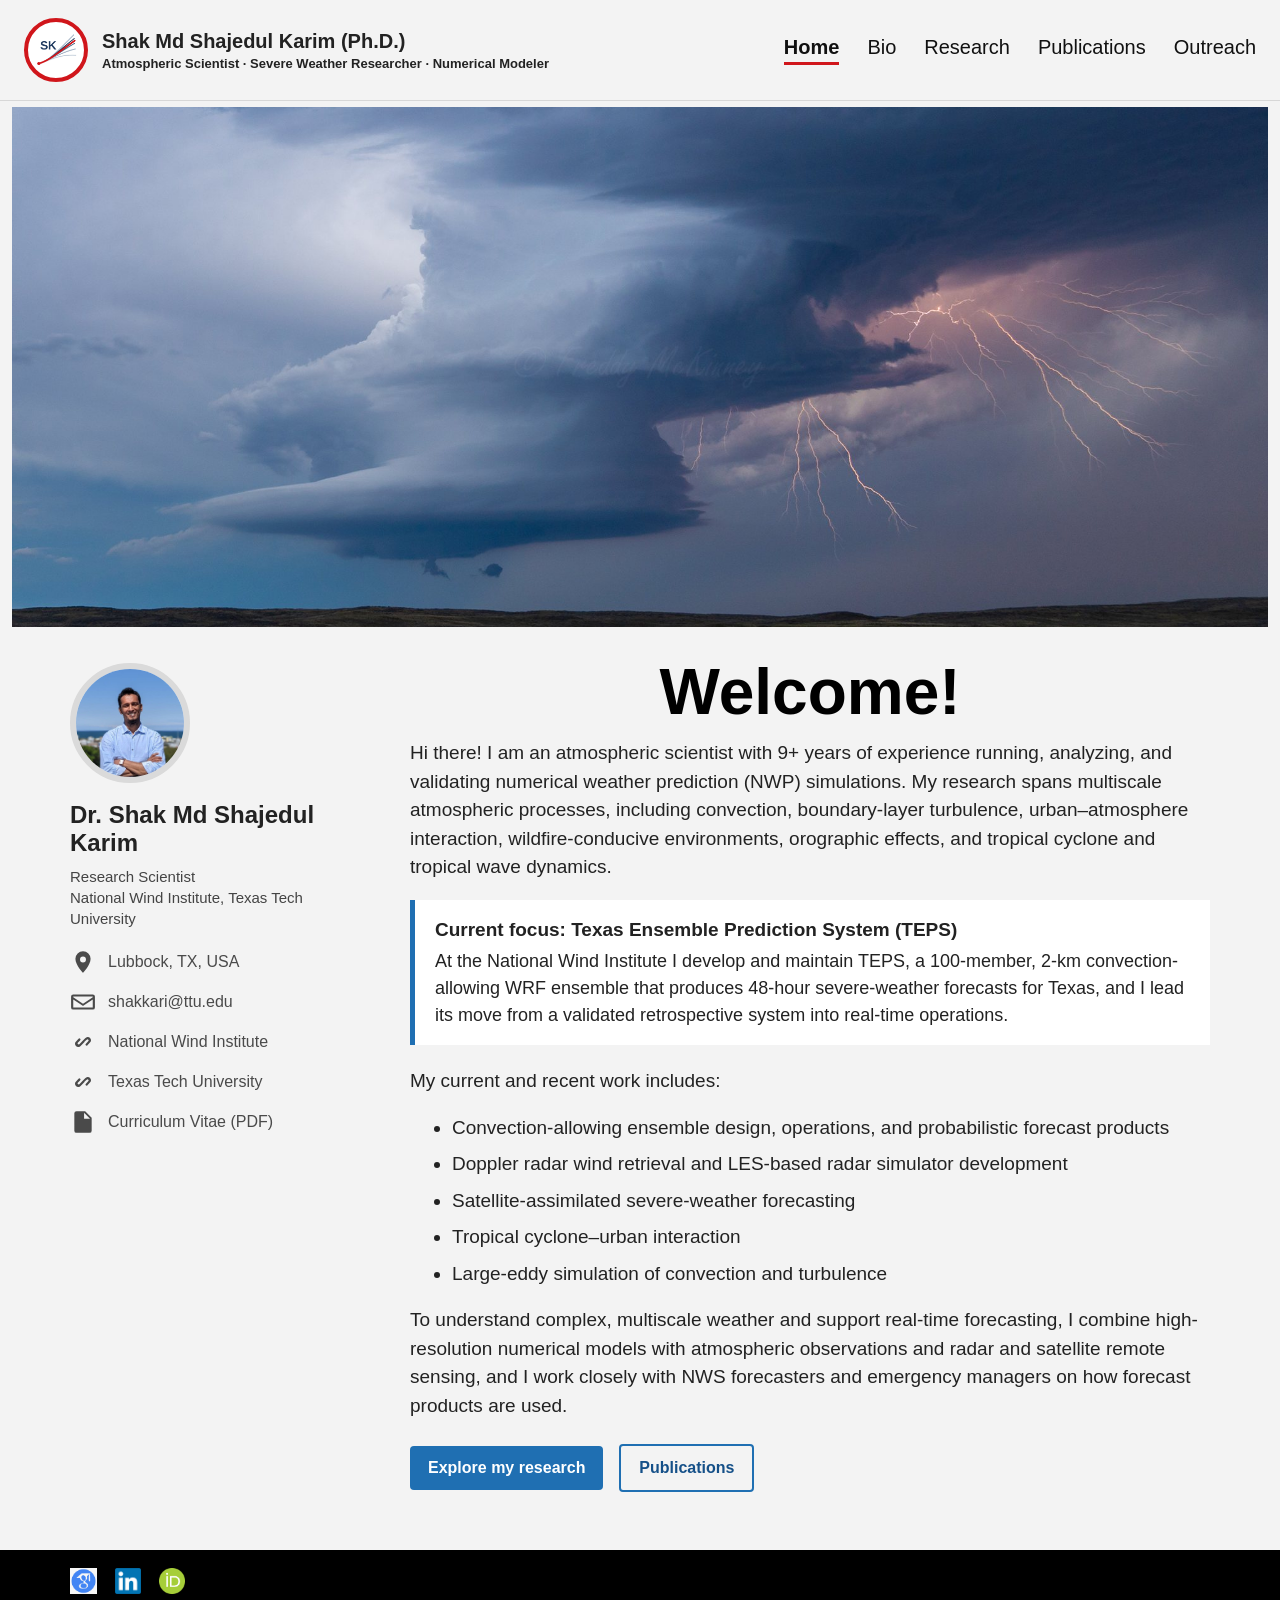
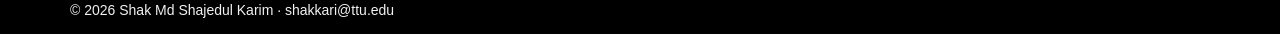
<file: index.html>
<!DOCTYPE html>
<html lang="en">
<head>
  <meta charset="UTF-8" />
  <meta name="viewport" content="width=device-width, initial-scale=1.0" />
  <title>Shak Md Shajedul Karim, Ph.D.</title>
  <meta name="description" content="Research Scientist at the National Wind Institute, Texas Tech University, working on severe-weather prediction, ensemble forecasting, and numerical weather modeling." />
  <!-- Link previews (WhatsApp, LinkedIn, Slack, iMessage, X…) -->
  <meta property="og:type" content="website" />
  <meta property="og:site_name" content="Shak Md Shajedul Karim, Ph.D." />
  <meta property="og:title" content="Shak Md Shajedul Karim, Ph.D." />
  <meta property="og:description" content="Research Scientist at the National Wind Institute, Texas Tech University, working on severe-weather prediction, ensemble forecasting, and numerical weather modeling." />
  <meta property="og:image" content="https://shakkarim.github.io/images/share-card.jpg" />
  <meta property="og:image:width" content="1200" />
  <meta property="og:image:height" content="630" />
  <meta property="og:image:alt" content="Shak Md Shajedul Karim, Ph.D. — Research Scientist, National Wind Institute, Texas Tech University" />
  <meta name="twitter:card" content="summary_large_image" />
  <!-- /Link previews -->
  <link rel="icon" href="images/sk-favicon.png" />
  <link rel="icon" type="image/png" sizes="512x512" href="images/sk-icon-512.png" />
  <link rel="apple-touch-icon" sizes="180x180" href="images/apple-touch-icon.png" />
  <link rel="stylesheet" href="style.css?v=13" />
</head>
<body>
  <div class="page">

    <header class="topbar">
      <a class="brand" href="index.html">
        <div class="brand-logo" style="border-color:#d0161b">
          <img src="images/sk-logo.png" alt="SK logo — ensemble forecast plume">
        </div>
        <div class="brand-text">
          <h1>Shak Md Shajedul Karim (Ph.D.)</h1>
          <p>Atmospheric Scientist · Severe Weather Researcher · Numerical Modeler</p>
        </div>
      </a>

      <button class="menu-toggle" type="button" aria-label="Open menu" aria-expanded="false" aria-controls="site-nav">
        <span></span><span></span><span></span>
      </button>

      <nav class="nav" id="site-nav" aria-label="Main">
        <a href="index.html" class="active" aria-current="page">Home</a>
        <a href="bio.html">Bio</a>
        <a href="research.html">Research</a>
        <a href="publications.html">Publications</a>
        <a href="outreach.html">Outreach</a>
      </nav>
    </header>

    <section class="hero">
      <div class="hero-box">
        <img src="images/supercell-lightning.jpg" alt="Supercell thunderstorm with lightning over open plains">
      </div>
    </section>

    <section class="content">
      <aside class="sidebar">
        <div class="profile-photo">
          <img src="images/Icon-Image.jpg" alt="Shak Md Shajedul Karim">
        </div>

        <h2>Dr. Shak Md Shajedul Karim</h2>
        <p class="position">Research Scientist<br>National Wind Institute, Texas Tech University</p>

        <ul class="info-list">
          <li><svg viewBox="0 0 24 24" aria-hidden="true"><path d="M12 22s7-7.2 7-13a7 7 0 1 0-14 0c0 5.8 7 13 7 13zm0-9.5A2.5 2.5 0 1 1 12 7a2.5 2.5 0 0 1 0 5.5z"/></svg><span>Lubbock, TX, USA</span></li>
          <li><a href="mailto:shakkari@ttu.edu"><svg viewBox="0 0 24 24" aria-hidden="true"><path d="M3 5h18a2 2 0 0 1 2 2v10a2 2 0 0 1-2 2H3a2 2 0 0 1-2-2V7a2 2 0 0 1 2-2zm0 2v.5l9 6 9-6V7H3zm18 10V9.7l-8.4 5.6a1 1 0 0 1-1.2 0L3 9.7V17h18z"/></svg><span>shakkari@ttu.edu</span></a></li>
          <li><a href="https://www.depts.ttu.edu/nwi/" target="_blank" rel="noopener"><svg viewBox="0 0 24 24" aria-hidden="true"><path d="M10.6 13.4a1 1 0 0 1 0-1.4l3.4-3.4a3 3 0 1 1 4.2 4.2l-2.1 2.1a1 1 0 1 1-1.4-1.4l2.1-2.1a1 1 0 1 0-1.4-1.4L11.9 13a1 1 0 0 1-1.3.1zm2.8-2.8a1 1 0 0 1 0 1.4L10 15.4a3 3 0 1 1-4.2-4.2l2.1-2.1a1 1 0 1 1 1.4 1.4l-2.1 2.1a1 1 0 0 0 1.4 1.4l3.4-3.4a1 1 0 0 1 1.4 0z"/></svg><span>National Wind Institute</span></a></li>
          <li><a href="https://www.ttu.edu/" target="_blank" rel="noopener"><svg viewBox="0 0 24 24" aria-hidden="true"><path d="M10.6 13.4a1 1 0 0 1 0-1.4l3.4-3.4a3 3 0 1 1 4.2 4.2l-2.1 2.1a1 1 0 1 1-1.4-1.4l2.1-2.1a1 1 0 1 0-1.4-1.4L11.9 13a1 1 0 0 1-1.3.1zm2.8-2.8a1 1 0 0 1 0 1.4L10 15.4a3 3 0 1 1-4.2-4.2l2.1-2.1a1 1 0 1 1 1.4 1.4l-2.1 2.1a1 1 0 0 0 1.4 1.4l3.4-3.4a1 1 0 0 1 1.4 0z"/></svg><span>Texas Tech University</span></a></li>
          <li><a href="files/Karim_CV.pdf" target="_blank"><svg viewBox="0 0 24 24" aria-hidden="true"><path d="M6 2h8l6 6v12a2 2 0 0 1-2 2H6a2 2 0 0 1-2-2V4a2 2 0 0 1 2-2zm7 1.5V9h5.5L13 3.5zM8 13h8v2H8v-2zm0 4h8v2H8v-2z"/></svg><span>Curriculum Vitae (PDF)</span></a></li>
        </ul>
      </aside>

      <div class="main-text">
        <h1>Welcome!</h1>

        <p>
          Hi there! I am an atmospheric scientist with 9+ years of experience running, analyzing, and validating
          numerical weather prediction (NWP) simulations. My research spans multiscale atmospheric processes,
          including convection, boundary-layer turbulence, urban–atmosphere interaction, wildfire-conducive
          environments, orographic effects, and tropical cyclone and tropical wave dynamics.
        </p>

        <div class="highlight">
          <strong>Current focus: Texas Ensemble Prediction System (TEPS)</strong>
          At the National Wind Institute I develop and maintain TEPS, a 100-member, 2-km convection-allowing
          WRF ensemble that produces 48-hour severe-weather forecasts for Texas, and I lead its move from a
          validated retrospective system into real-time operations.
        </div>

        <p>My current and recent work includes:</p>

        <ul>
          <li>Convection-allowing ensemble design, operations, and probabilistic forecast products</li>
          <li>Doppler radar wind retrieval and LES-based radar simulator development</li>
          <li>Satellite-assimilated severe-weather forecasting</li>
          <li>Tropical cyclone–urban interaction</li>
          <li>Large-eddy simulation of convection and turbulence</li>
        </ul>

        <p>
          To understand complex, multiscale weather and support real-time forecasting, I combine high-resolution
          numerical models with atmospheric observations and radar and satellite remote sensing, and I work closely
          with NWS forecasters and emergency managers on how forecast products are used.
        </p>

        <p><a class="btn" href="research.html">Explore my research</a> &nbsp; <a class="btn ghost" href="publications.html">Publications</a></p>
      </div>
    </section>

    <footer class="footer">
      <div class="footer-links">
        <a href="https://scholar.google.com/citations?user=-I5v0hgAAAAJ&amp;hl=en" target="_blank" rel="noopener" title="Google Scholar">
          <img src="images/Google-scholar.png" alt="Google Scholar">
        </a>
        <a href="https://www.linkedin.com/in/s-m-shajedul-karim-ph-d-62416b153/" target="_blank" rel="noopener" title="LinkedIn">
          <img src="images/LinkedIn_logo.png.webp" alt="LinkedIn">
        </a>
        <a href="https://orcid.org/0000-0002-1100-3632" target="_blank" rel="noopener" title="ORCID">
          <img src="images/ORCID_iD.svg.png" alt="ORCID">
        </a>
      </div>
      <div class="footer-copy">
        © 2026 Shak Md Shajedul Karim · <a href="mailto:shakkari@ttu.edu">shakkari@ttu.edu</a>
      </div>
    </footer>

  </div>
  <script src="site.js?v=3"></script>
</body>
</html>
</file>
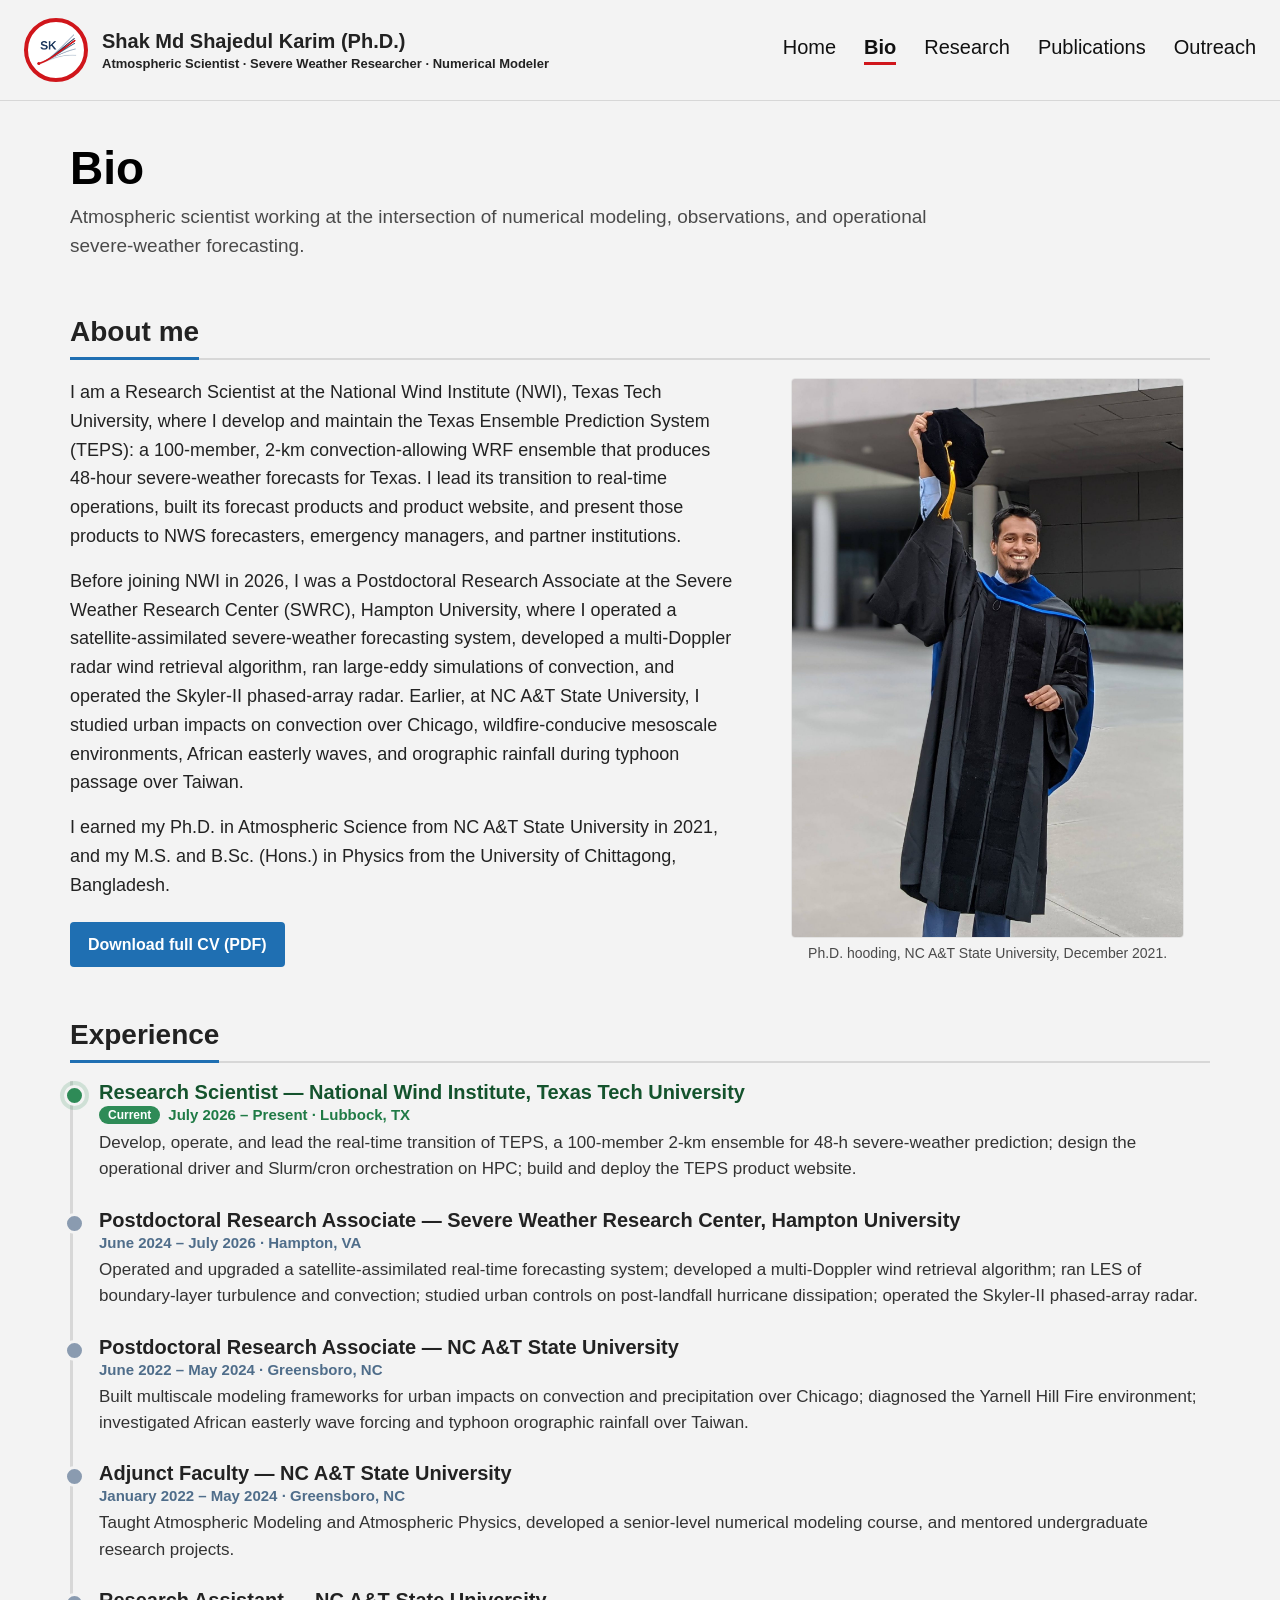
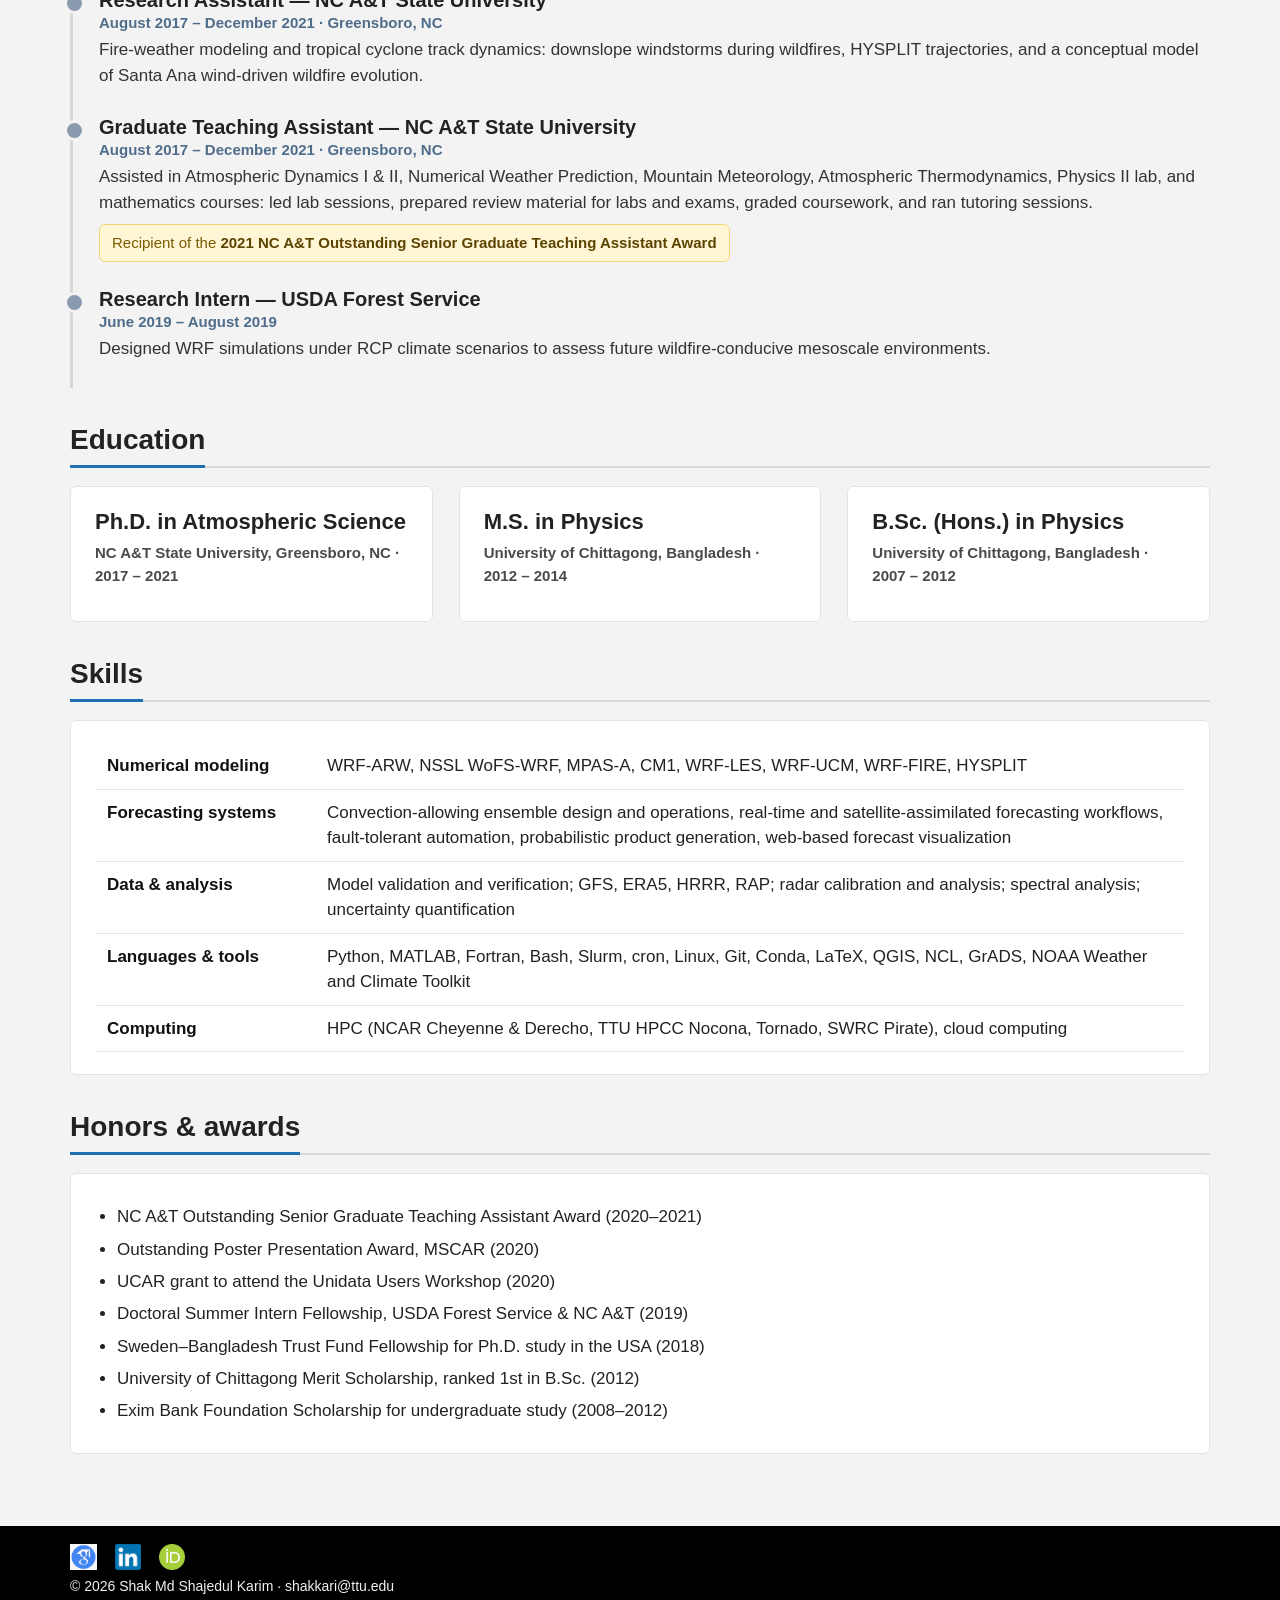
<file: bio.html>
<!DOCTYPE html>
<html lang="en">
<head>
  <meta charset="UTF-8" />
  <meta name="viewport" content="width=device-width, initial-scale=1.0" />
  <title>Bio · Shak Md Shajedul Karim, Ph.D.</title>
  <meta name="description" content="Biography, experience, education, skills and awards of Dr. Shak Md Shajedul Karim." />
  <!-- Link previews (WhatsApp, LinkedIn, Slack, iMessage, X…) -->
  <meta property="og:type" content="website" />
  <meta property="og:site_name" content="Shak Md Shajedul Karim, Ph.D." />
  <meta property="og:title" content="Bio · Shak Md Shajedul Karim, Ph.D." />
  <meta property="og:description" content="Biography, experience, education, skills and awards of Dr. Shak Md Shajedul Karim." />
  <meta property="og:image" content="https://shakkarim.github.io/images/share-card.jpg" />
  <meta property="og:image:width" content="1200" />
  <meta property="og:image:height" content="630" />
  <meta property="og:image:alt" content="Shak Md Shajedul Karim, Ph.D. — Research Scientist, National Wind Institute, Texas Tech University" />
  <meta name="twitter:card" content="summary_large_image" />
  <!-- /Link previews -->
  <link rel="icon" href="images/sk-favicon.png" />
  <link rel="icon" type="image/png" sizes="512x512" href="images/sk-icon-512.png" />
  <link rel="apple-touch-icon" sizes="180x180" href="images/apple-touch-icon.png" />
  <link rel="stylesheet" href="style.css?v=13" />
</head>
<body>
  <div class="page">

    <header class="topbar">
      <a class="brand" href="index.html">
        <div class="brand-logo" style="border-color:#d0161b">
          <img src="images/sk-logo.png" alt="SK logo — ensemble forecast plume">
        </div>
        <div class="brand-text">
          <h1>Shak Md Shajedul Karim (Ph.D.)</h1>
          <p>Atmospheric Scientist · Severe Weather Researcher · Numerical Modeler</p>
        </div>
      </a>

      <button class="menu-toggle" type="button" aria-label="Open menu" aria-expanded="false" aria-controls="site-nav">
        <span></span><span></span><span></span>
      </button>

      <nav class="nav" id="site-nav" aria-label="Main">
        <a href="index.html">Home</a>
        <a href="bio.html" class="active" aria-current="page">Bio</a>
        <a href="research.html">Research</a>
        <a href="publications.html">Publications</a>
        <a href="outreach.html">Outreach</a>
      </nav>
    </header>

    <section class="page-head">
      <h1>Bio</h1>
      <p>Atmospheric scientist working at the intersection of numerical modeling, observations, and operational severe-weather forecasting.</p>
    </section>

    <main class="wrap">
      <section class="section">
        <h2><span>About me</span></h2>
        <div class="project">
          <div class="prose">
            <p>
              I am a Research Scientist at the National Wind Institute (NWI), Texas Tech University, where I develop and
              maintain the Texas Ensemble Prediction System (TEPS): a 100-member, 2-km convection-allowing WRF ensemble that
              produces 48-hour severe-weather forecasts for Texas. I lead its transition to real-time operations, built its forecast
              products and product website, and present those products to NWS forecasters, emergency managers, and partner institutions.
            </p>
            <p>
              Before joining NWI in 2026, I was a Postdoctoral Research Associate at the Severe Weather Research Center (SWRC),
              Hampton University, where I operated a satellite-assimilated severe-weather forecasting system, developed a
              multi-Doppler radar wind retrieval algorithm, ran large-eddy simulations of convection, and operated the Skyler-II
              phased-array radar. Earlier, at NC A&amp;T State University, I studied urban impacts on convection over Chicago,
              wildfire-conducive mesoscale environments, African easterly waves, and orographic rainfall during typhoon passage over Taiwan.
            </p>
            <p>
              I earned my Ph.D. in Atmospheric Science from NC A&amp;T State University in 2021, and my M.S. and B.Sc. (Hons.) in Physics
              from the University of Chittagong, Bangladesh.
            </p>
            <p><a class="btn" href="files/Karim_CV.pdf" target="_blank">Download full CV (PDF)</a></p>
          </div>
          <figure>
            <img src="images/phd-hooding.jpg" alt="Ph.D. hooding ceremony, NC A&amp;T, December 2021" style="max-height:560px;object-fit:cover">
            <figcaption>Ph.D. hooding, NC A&amp;T State University, December 2021.</figcaption>
          </figure>
        </div>
      </section>

      <section class="section">
        <h2><span>Experience</span></h2>
        <ul class="timeline">
          <li class="current">
            <h3>Research Scientist — National Wind Institute, Texas Tech University</h3>
            <div class="when"><span class="now-badge">Current</span>July 2026 – Present · Lubbock, TX</div>
            <p>Develop, operate, and lead the real-time transition of TEPS, a 100-member 2-km ensemble for 48-h severe-weather prediction; design the operational driver and Slurm/cron orchestration on HPC; build and deploy the TEPS product website.</p>
          </li>
          <li>
            <h3>Postdoctoral Research Associate — Severe Weather Research Center, Hampton University</h3>
            <div class="when">June 2024 – July 2026 · Hampton, VA</div>
            <p>Operated and upgraded a satellite-assimilated real-time forecasting system; developed a multi-Doppler wind retrieval algorithm; ran LES of boundary-layer turbulence and convection; studied urban controls on post-landfall hurricane dissipation; operated the Skyler-II phased-array radar.</p>
          </li>
          <li>
            <h3>Postdoctoral Research Associate — NC A&amp;T State University</h3>
            <div class="when">June 2022 – May 2024 · Greensboro, NC</div>
            <p>Built multiscale modeling frameworks for urban impacts on convection and precipitation over Chicago; diagnosed the Yarnell Hill Fire environment; investigated African easterly wave forcing and typhoon orographic rainfall over Taiwan.</p>
          </li>
          <li>
            <h3>Adjunct Faculty — NC A&amp;T State University</h3>
            <div class="when">January 2022 – May 2024 · Greensboro, NC</div>
            <p>Taught Atmospheric Modeling and Atmospheric Physics, developed a senior-level numerical modeling course, and mentored undergraduate research projects.</p>
          </li>
          <li>
            <h3>Research Assistant — NC A&amp;T State University</h3>
            <div class="when">August 2017 – December 2021 · Greensboro, NC</div>
            <p>Fire-weather modeling and tropical cyclone track dynamics: downslope windstorms during wildfires, HYSPLIT trajectories, and a conceptual model of Santa Ana wind-driven wildfire evolution.</p>
          </li>
                    <li>
            <h3>Graduate Teaching Assistant — NC A&amp;T State University</h3>
            <div class="when">August 2017 – December 2021 · Greensboro, NC</div>
            <p>Assisted in Atmospheric Dynamics I &amp; II, Numerical Weather Prediction, Mountain Meteorology, Atmospheric Thermodynamics, Physics II lab, and mathematics courses: led lab sessions, prepared review material for labs and exams, graded coursework, and ran tutoring sessions.</p>
            <p class="award-note">Recipient of the <strong>2021 NC A&amp;T Outstanding Senior Graduate Teaching Assistant Award</strong></p>
          </li>
<li>
            <h3>Research Intern — USDA Forest Service</h3>
            <div class="when">June 2019 – August 2019</div>
            <p>Designed WRF simulations under RCP climate scenarios to assess future wildfire-conducive mesoscale environments.</p>
          </li>
        </ul>
      </section>

      <section class="section">
        <h2><span>Education</span></h2>
        <div class="two-col" style="grid-template-columns:repeat(auto-fit,minmax(260px,1fr))">
          <div class="card">
            <h3>Ph.D. in Atmospheric Science</h3>
            <p class="meta">NC A&amp;T State University, Greensboro, NC · 2017 – 2021</p>
          </div>
          <div class="card">
            <h3>M.S. in Physics</h3>
            <p class="meta">University of Chittagong, Bangladesh · 2012 – 2014</p>
          </div>
          <div class="card">
            <h3>B.Sc. (Hons.) in Physics</h3>
            <p class="meta">University of Chittagong, Bangladesh · 2007 – 2012</p>
          </div>
        </div>
      </section>

      <section class="section">
        <h2><span>Skills</span></h2>
        <div class="card">
          <table class="skill-table">
            <tr><th>Numerical modeling</th><td>WRF-ARW, NSSL WoFS-WRF, MPAS-A, CM1, WRF-LES, WRF-UCM, WRF-FIRE, HYSPLIT</td></tr>
            <tr><th>Forecasting systems</th><td>Convection-allowing ensemble design and operations, real-time and satellite-assimilated forecasting workflows, fault-tolerant automation, probabilistic product generation, web-based forecast visualization</td></tr>
            <tr><th>Data &amp; analysis</th><td>Model validation and verification; GFS, ERA5, HRRR, RAP; radar calibration and analysis; spectral analysis; uncertainty quantification</td></tr>
            <tr><th>Languages &amp; tools</th><td>Python, MATLAB, Fortran, Bash, Slurm, cron, Linux, Git, Conda, LaTeX, QGIS, NCL, GrADS, NOAA Weather and Climate Toolkit</td></tr>
            <tr><th>Computing</th><td>HPC (NCAR Cheyenne &amp; Derecho, TTU HPCC Nocona, Tornado, SWRC Pirate), cloud computing</td></tr>
          </table>
        </div>
      </section>

      <section class="section">
        <h2><span>Honors &amp; awards</span></h2>
        <div class="card">
          <ul>
            <li>NC A&amp;T Outstanding Senior Graduate Teaching Assistant Award (2020–2021)</li>
            <li>Outstanding Poster Presentation Award, MSCAR (2020)</li>
            <li>UCAR grant to attend the Unidata Users Workshop (2020)</li>
            <li>Doctoral Summer Intern Fellowship, USDA Forest Service &amp; NC A&amp;T (2019)</li>
            <li>Sweden–Bangladesh Trust Fund Fellowship for Ph.D. study in the USA (2018)</li>
            <li>University of Chittagong Merit Scholarship, ranked 1st in B.Sc. (2012)</li>
            <li>Exim Bank Foundation Scholarship for undergraduate study (2008–2012)</li>
          </ul>
        </div>
      </section>
    </main>

    <footer class="footer">
      <div class="footer-links">
        <a href="https://scholar.google.com/citations?user=-I5v0hgAAAAJ&amp;hl=en" target="_blank" rel="noopener" title="Google Scholar">
          <img src="images/Google-scholar.png" alt="Google Scholar">
        </a>
        <a href="https://www.linkedin.com/in/s-m-shajedul-karim-ph-d-62416b153/" target="_blank" rel="noopener" title="LinkedIn">
          <img src="images/LinkedIn_logo.png.webp" alt="LinkedIn">
        </a>
        <a href="https://orcid.org/0000-0002-1100-3632" target="_blank" rel="noopener" title="ORCID">
          <img src="images/ORCID_iD.svg.png" alt="ORCID">
        </a>
      </div>
      <div class="footer-copy">
        © 2026 Shak Md Shajedul Karim · <a href="mailto:shakkari@ttu.edu">shakkari@ttu.edu</a>
      </div>
    </footer>

  </div>
  <script src="site.js?v=3"></script>
</body>
</html>
</file>
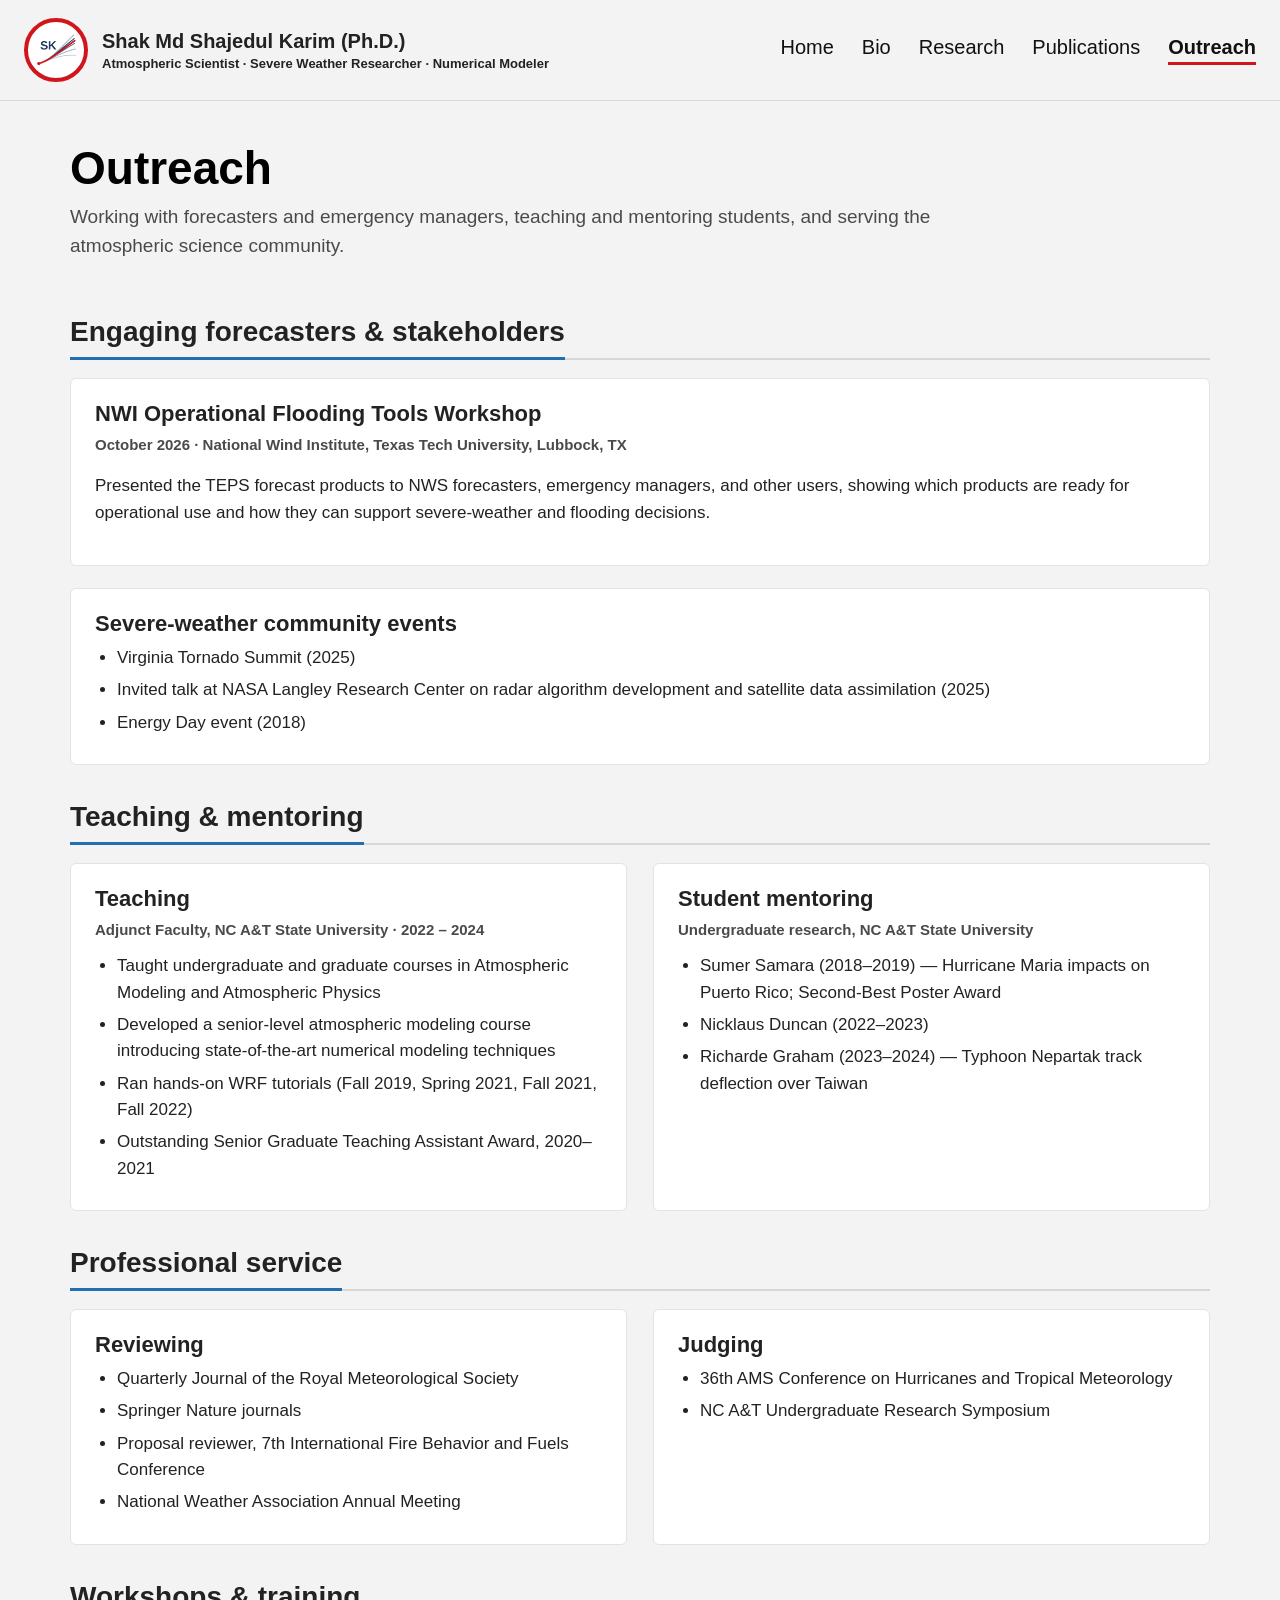
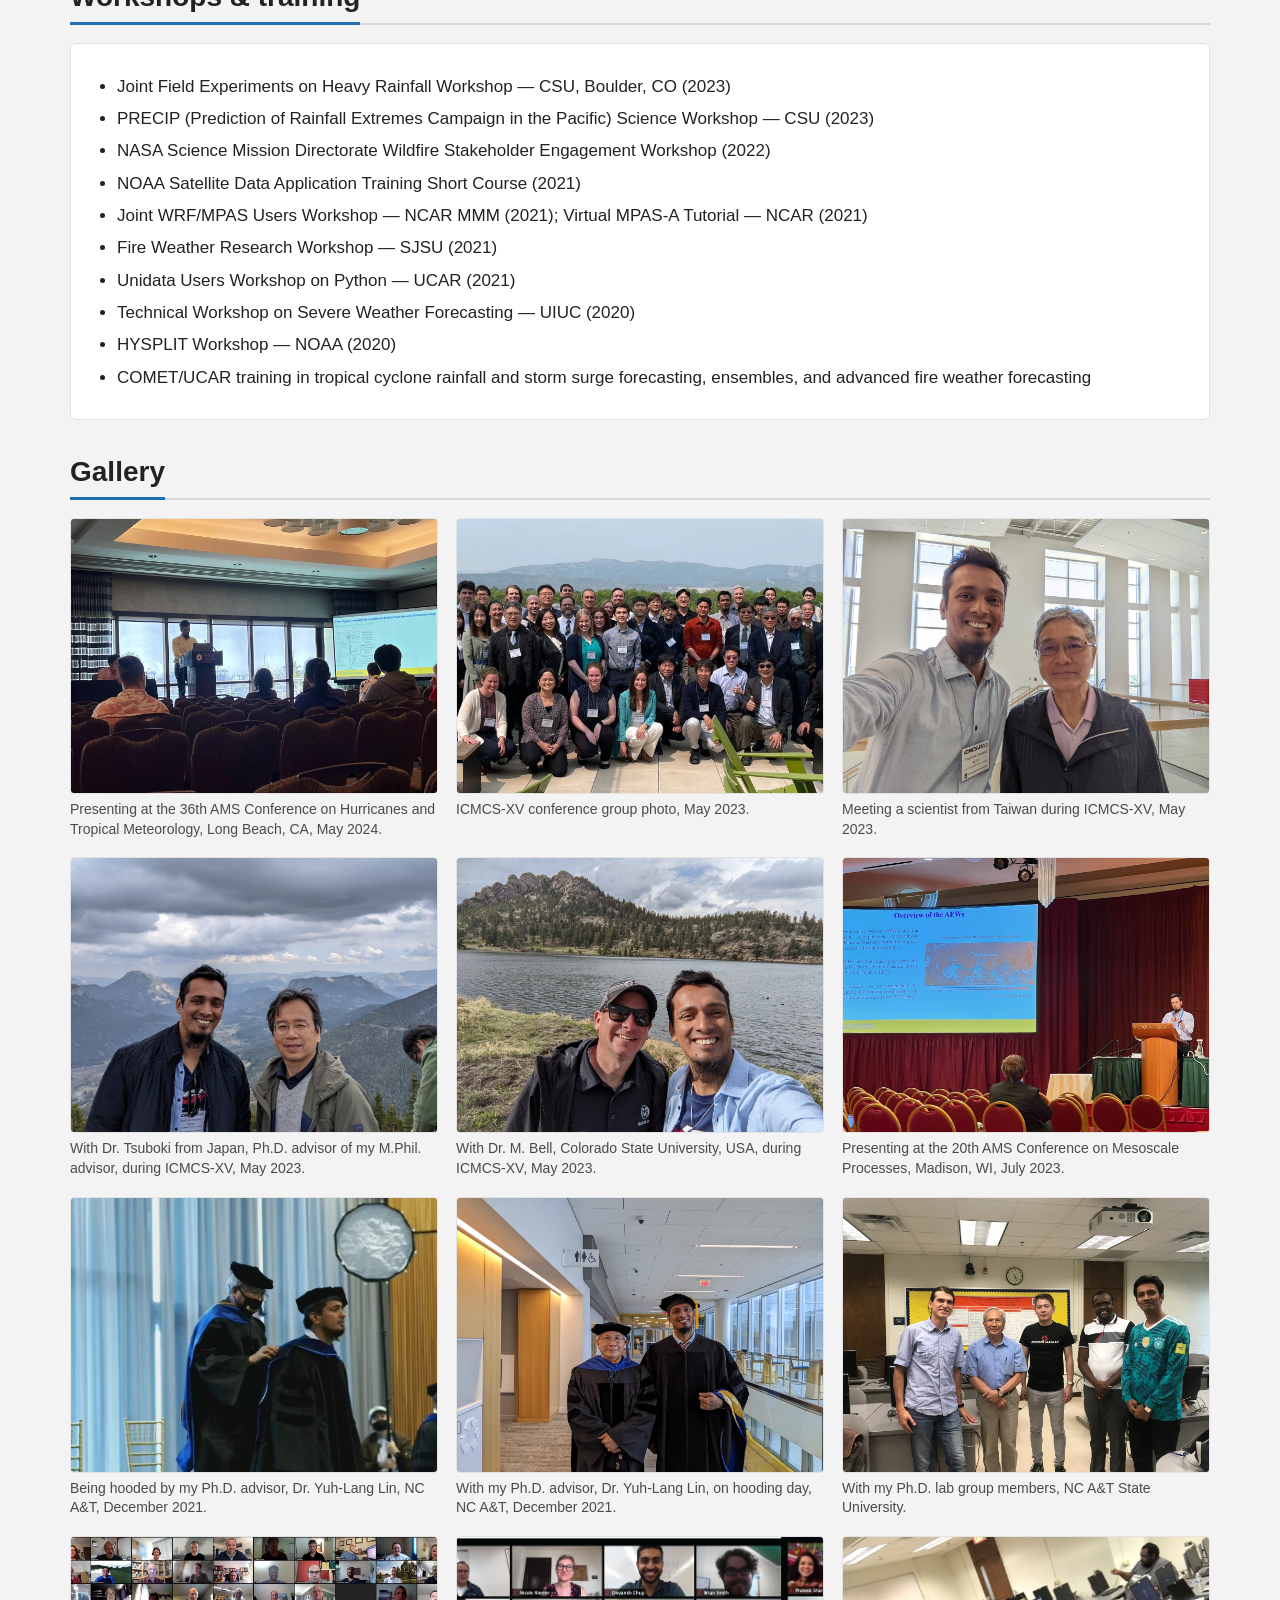
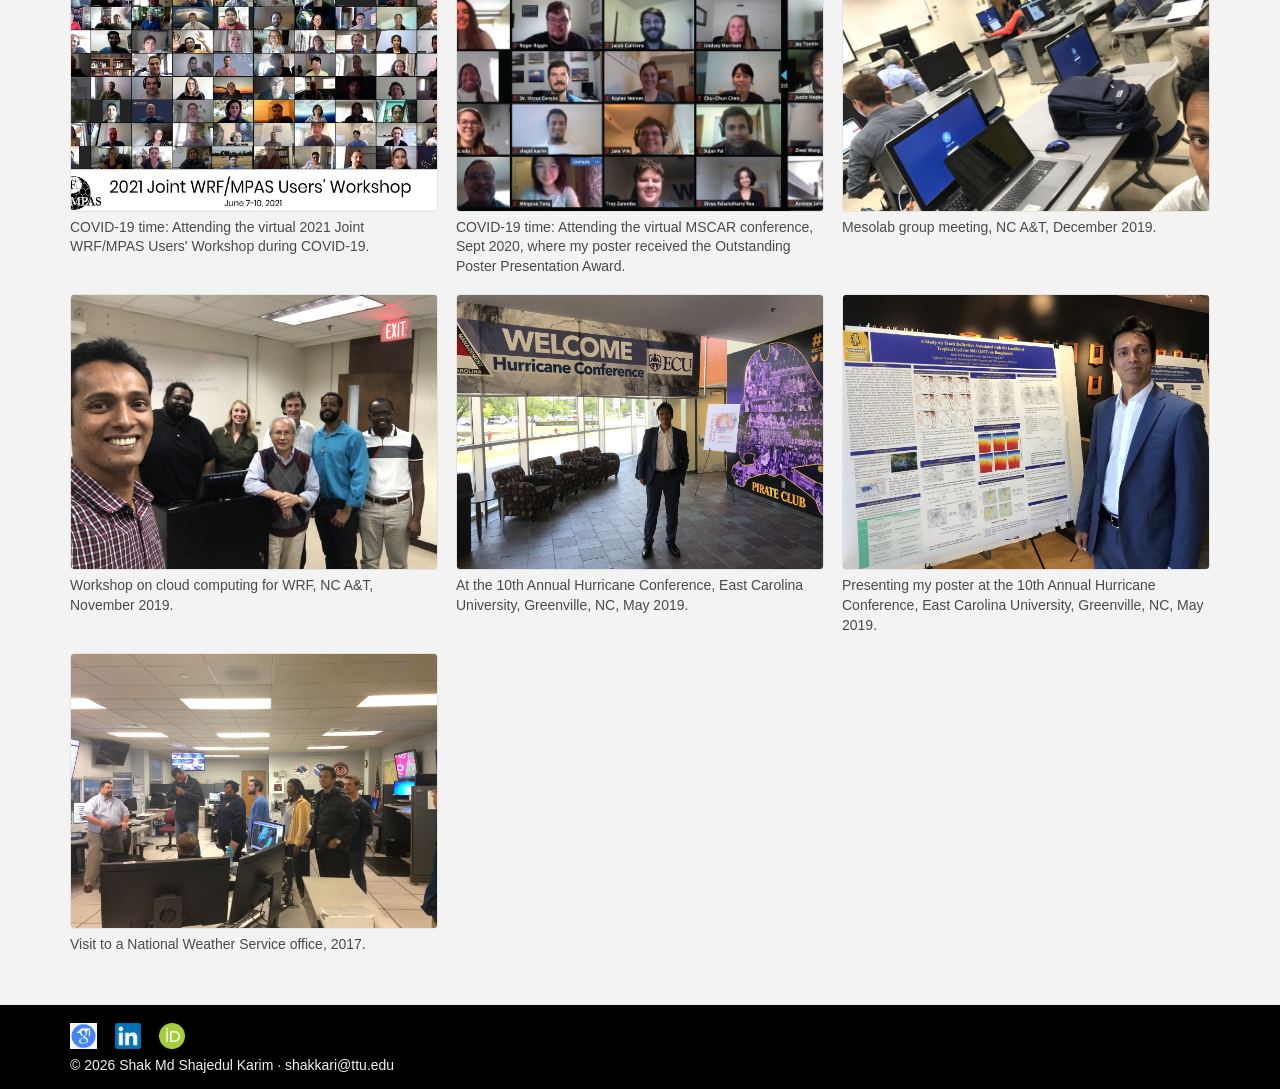
<file: outreach.html>
<!DOCTYPE html>
<html lang="en">
<head>
  <meta charset="UTF-8" />
  <meta name="viewport" content="width=device-width, initial-scale=1.0" />
  <title>Outreach · Shak Md Shajedul Karim, Ph.D.</title>
  <meta name="description" content="Outreach, teaching, mentoring, and professional service by Dr. Shak Md Shajedul Karim." />
  <!-- Link previews (WhatsApp, LinkedIn, Slack, iMessage, X…) -->
  <meta property="og:type" content="website" />
  <meta property="og:site_name" content="Shak Md Shajedul Karim, Ph.D." />
  <meta property="og:title" content="Outreach · Shak Md Shajedul Karim, Ph.D." />
  <meta property="og:description" content="Outreach, teaching, mentoring, and professional service by Dr. Shak Md Shajedul Karim." />
  <meta property="og:image" content="https://shakkarim.github.io/images/share-card.jpg" />
  <meta property="og:image:width" content="1200" />
  <meta property="og:image:height" content="630" />
  <meta property="og:image:alt" content="Shak Md Shajedul Karim, Ph.D. — Research Scientist, National Wind Institute, Texas Tech University" />
  <meta name="twitter:card" content="summary_large_image" />
  <!-- /Link previews -->
  <link rel="icon" href="images/sk-favicon.png" />
  <link rel="icon" type="image/png" sizes="512x512" href="images/sk-icon-512.png" />
  <link rel="apple-touch-icon" sizes="180x180" href="images/apple-touch-icon.png" />
  <link rel="stylesheet" href="style.css?v=13" />
</head>
<body>
  <div class="page">

    <header class="topbar">
      <a class="brand" href="index.html">
        <div class="brand-logo" style="border-color:#d0161b">
          <img src="images/sk-logo.png" alt="SK logo — ensemble forecast plume">
        </div>
        <div class="brand-text">
          <h1>Shak Md Shajedul Karim (Ph.D.)</h1>
          <p>Atmospheric Scientist · Severe Weather Researcher · Numerical Modeler</p>
        </div>
      </a>

      <button class="menu-toggle" type="button" aria-label="Open menu" aria-expanded="false" aria-controls="site-nav">
        <span></span><span></span><span></span>
      </button>

      <nav class="nav" id="site-nav" aria-label="Main">
        <a href="index.html">Home</a>
        <a href="bio.html">Bio</a>
        <a href="research.html">Research</a>
        <a href="publications.html">Publications</a>
        <a href="outreach.html" class="active" aria-current="page">Outreach</a>
      </nav>
    </header>

    <section class="page-head">
      <h1>Outreach</h1>
      <p>Working with forecasters and emergency managers, teaching and mentoring students, and serving the atmospheric science community.</p>
    </section>

    <main class="wrap">
      <section class="section">
        <h2><span>Engaging forecasters &amp; stakeholders</span></h2>
        <div class="card">
          <h3>NWI Operational Flooding Tools Workshop</h3>
          <p class="meta">October 2026 · National Wind Institute, Texas Tech University, Lubbock, TX</p>
          <p>Presented the TEPS forecast products to NWS forecasters, emergency managers, and other users, showing which products are ready for operational use and how they can support severe-weather and flooding decisions.</p>
        </div>
        <div class="card">
          <h3>Severe-weather community events</h3>
          <ul>
            <li>Virginia Tornado Summit (2025)</li>
            <li>Invited talk at NASA Langley Research Center on radar algorithm development and satellite data assimilation (2025)</li>
            <li>Energy Day event (2018)</li>
          </ul>
        </div>
      </section>

      <section class="section">
        <h2><span>Teaching &amp; mentoring</span></h2>
        <div class="two-col">
          <div class="card">
            <h3>Teaching</h3>
            <p class="meta">Adjunct Faculty, NC A&amp;T State University · 2022 – 2024</p>
            <ul>
              <li>Taught undergraduate and graduate courses in Atmospheric Modeling and Atmospheric Physics</li>
              <li>Developed a senior-level atmospheric modeling course introducing state-of-the-art numerical modeling techniques</li>
              <li>Ran hands-on WRF tutorials (Fall 2019, Spring 2021, Fall 2021, Fall 2022)</li>
              <li>Outstanding Senior Graduate Teaching Assistant Award, 2020–2021</li>
            </ul>
          </div>
          <div class="card">
            <h3>Student mentoring</h3>
            <p class="meta">Undergraduate research, NC A&amp;T State University</p>
            <ul>
              <li>Sumer Samara (2018–2019) — Hurricane Maria impacts on Puerto Rico; Second-Best Poster Award</li>
              <li>Nicklaus Duncan (2022–2023)</li>
              <li>Richarde Graham (2023–2024) — Typhoon Nepartak track deflection over Taiwan</li>
            </ul>
          </div>
        </div>
      </section>

      <section class="section">
        <h2><span>Professional service</span></h2>
        <div class="two-col">
          <div class="card">
            <h3>Reviewing</h3>
            <ul>
              <li>Quarterly Journal of the Royal Meteorological Society</li>
              <li>Springer Nature journals</li>
              <li>Proposal reviewer, 7th International Fire Behavior and Fuels Conference</li>
              <li>National Weather Association Annual Meeting</li>
            </ul>
          </div>
          <div class="card">
            <h3>Judging</h3>
            <ul>
              <li>36th AMS Conference on Hurricanes and Tropical Meteorology</li>
              <li>NC A&amp;T Undergraduate Research Symposium</li>
            </ul>
          </div>
        </div>
      </section>

      <section class="section">
        <h2><span>Workshops &amp; training</span></h2>
        <div class="card">
          <ul>
            <li>Joint Field Experiments on Heavy Rainfall Workshop — CSU, Boulder, CO (2023)</li>
            <li>PRECIP (Prediction of Rainfall Extremes Campaign in the Pacific) Science Workshop — CSU (2023)</li>
            <li>NASA Science Mission Directorate Wildfire Stakeholder Engagement Workshop (2022)</li>
            <li>NOAA Satellite Data Application Training Short Course (2021)</li>
            <li>Joint WRF/MPAS Users Workshop — NCAR MMM (2021); Virtual MPAS-A Tutorial — NCAR (2021)</li>
            <li>Fire Weather Research Workshop — SJSU (2021)</li>
            <li>Unidata Users Workshop on Python — UCAR (2021)</li>
            <li>Technical Workshop on Severe Weather Forecasting — UIUC (2020)</li>
            <li>HYSPLIT Workshop — NOAA (2020)</li>
            <li>COMET/UCAR training in tropical cyclone rainfall and storm surge forecasting, ensembles, and advanced fire weather forecasting</li>
          </ul>
        </div>
      </section>

      <section class="section">
        <h2><span>Gallery</span></h2>
        <div class="gallery">
<figure><img src="images/ams-hurricanes-2024.jpg" alt="Presenting at the 36th AMS Conference on Hurricanes and Tropical Meteorology, Long Beach, CA, May 2024." loading="lazy"><figcaption>Presenting at the 36th AMS Conference on Hurricanes and Tropical Meteorology, Long Beach, CA, May 2024.</figcaption></figure>
          <figure><img src="images/icmcs-2023-group.jpg" alt="ICMCS-XV conference group photo, May 2023." loading="lazy"><figcaption>ICMCS-XV conference group photo, May 2023.</figcaption></figure>
<figure><img src="images/conference-2023.jpg" alt="Meeting a scientist from Taiwan during ICMCS-XV, May 2023." loading="lazy"><figcaption>Meeting a scientist from Taiwan during ICMCS-XV, May 2023.</figcaption></figure>
<figure><img src="images/icmcs-2023-excursion.jpg" alt="With Dr. Tsuboki from Japan, Ph.D. advisor of my M.Phil. advisor, during ICMCS-XV, May 2023." loading="lazy" style="object-position:50% 72%"><figcaption>With Dr. Tsuboki from Japan, Ph.D. advisor of my M.Phil. advisor, during ICMCS-XV, May 2023.</figcaption></figure>
<figure><img src="images/icmcs-2023-bell.jpg" alt="With Dr. M. Bell, Colorado State University, USA, during ICMCS-XV, May 2023." loading="lazy" style="object-position:50% 70%"><figcaption>With Dr. M. Bell, Colorado State University, USA, during ICMCS-XV, May 2023.</figcaption></figure>
<figure><img src="images/ams-mesoscale-2023.jpg" alt="Presenting at the 20th AMS Conference on Mesoscale Processes, Madison, WI, July 2023." loading="lazy" style="object-position:80% 50%"><figcaption>Presenting at the 20th AMS Conference on Mesoscale Processes, Madison, WI, July 2023.</figcaption></figure>
<figure><img src="images/phd-hooding-stage-2021.jpg" alt="Being hooded by my Ph.D. advisor, Dr. Yuh-Lang Lin, NC A&amp;T, December 2021." loading="lazy" style="object-position:55% 40%"><figcaption>Being hooded by my Ph.D. advisor, Dr. Yuh-Lang Lin, NC A&amp;T, December 2021.</figcaption></figure>
<figure><img src="images/phd-advisor-2021.jpg" alt="With my Ph.D. advisor, Dr. Yuh-Lang Lin, on hooding day, NC A&amp;T, December 2021." loading="lazy" style="object-position:55% 55%"><figcaption>With my Ph.D. advisor, Dr. Yuh-Lang Lin, on hooding day, NC A&amp;T, December 2021.</figcaption></figure>
<figure><img src="images/phd-lab-group.jpg" alt="With my Ph.D. lab group members, NC A&amp;T State University." loading="lazy" style="object-position:50% 62%"><figcaption>With my Ph.D. lab group members, NC A&amp;T State University.</figcaption></figure>
<figure><img src="images/wrf-mpas-2021-virtual.jpg" alt="COVID-19 time: Attending the virtual 2021 Joint WRF/MPAS Users' Workshop during COVID-19." loading="lazy" style="object-position:50% 100%"><figcaption>COVID-19 time: Attending the virtual 2021 Joint WRF/MPAS Users' Workshop during COVID-19.</figcaption></figure>
<figure><img src="images/mscar-2020-virtual.jpg" alt="COVID-19 time: Attending the virtual MSCAR conference, Sept 2020, where my poster received the Outstanding Poster Presentation Award." loading="lazy" style="object-position:24% 50%"><figcaption>COVID-19 time: Attending the virtual MSCAR conference, Sept 2020, where my poster received the Outstanding Poster Presentation Award.</figcaption></figure>
<figure><img src="images/mesolab-meeting.jpg" alt="Mesolab group meeting, NC A&amp;T, December 2019." loading="lazy"><figcaption>Mesolab group meeting, NC A&amp;T, December 2019.</figcaption></figure>
<figure><img src="images/wrf-cloud-workshop.jpg" alt="Workshop on cloud computing for WRF, NC A&amp;T, November 2019." loading="lazy"><figcaption>Workshop on cloud computing for WRF, NC A&amp;T, November 2019.</figcaption></figure>
<figure><img src="images/ecu-hurricane-2019-welcome.jpg" alt="At the 10th Annual Hurricane Conference, East Carolina University, Greenville, NC, May 2019." loading="lazy" style="object-position:50% 45%"><figcaption>At the 10th Annual Hurricane Conference, East Carolina University, Greenville, NC, May 2019.</figcaption></figure>
<figure><img src="images/ecu-hurricane-2019.jpg" alt="Presenting my poster at the 10th Annual Hurricane Conference, East Carolina University, Greenville, NC, May 2019." loading="lazy"><figcaption>Presenting my poster at the 10th Annual Hurricane Conference, East Carolina University, Greenville, NC, May 2019.</figcaption></figure>
<figure><img src="images/nws-trip-2017.jpg" alt="Visit to a National Weather Service office, 2017." loading="lazy"><figcaption>Visit to a National Weather Service office, 2017.</figcaption></figure>
        </div>
      </section>
    </main>

    <footer class="footer">
      <div class="footer-links">
        <a href="https://scholar.google.com/citations?user=-I5v0hgAAAAJ&amp;hl=en" target="_blank" rel="noopener" title="Google Scholar">
          <img src="images/Google-scholar.png" alt="Google Scholar">
        </a>
        <a href="https://www.linkedin.com/in/s-m-shajedul-karim-ph-d-62416b153/" target="_blank" rel="noopener" title="LinkedIn">
          <img src="images/LinkedIn_logo.png.webp" alt="LinkedIn">
        </a>
        <a href="https://orcid.org/0000-0002-1100-3632" target="_blank" rel="noopener" title="ORCID">
          <img src="images/ORCID_iD.svg.png" alt="ORCID">
        </a>
      </div>
      <div class="footer-copy">
        © 2026 Shak Md Shajedul Karim · <a href="mailto:shakkari@ttu.edu">shakkari@ttu.edu</a>
      </div>
    </footer>

  </div>
  <script src="site.js?v=3"></script>
</body>
</html>
</file>
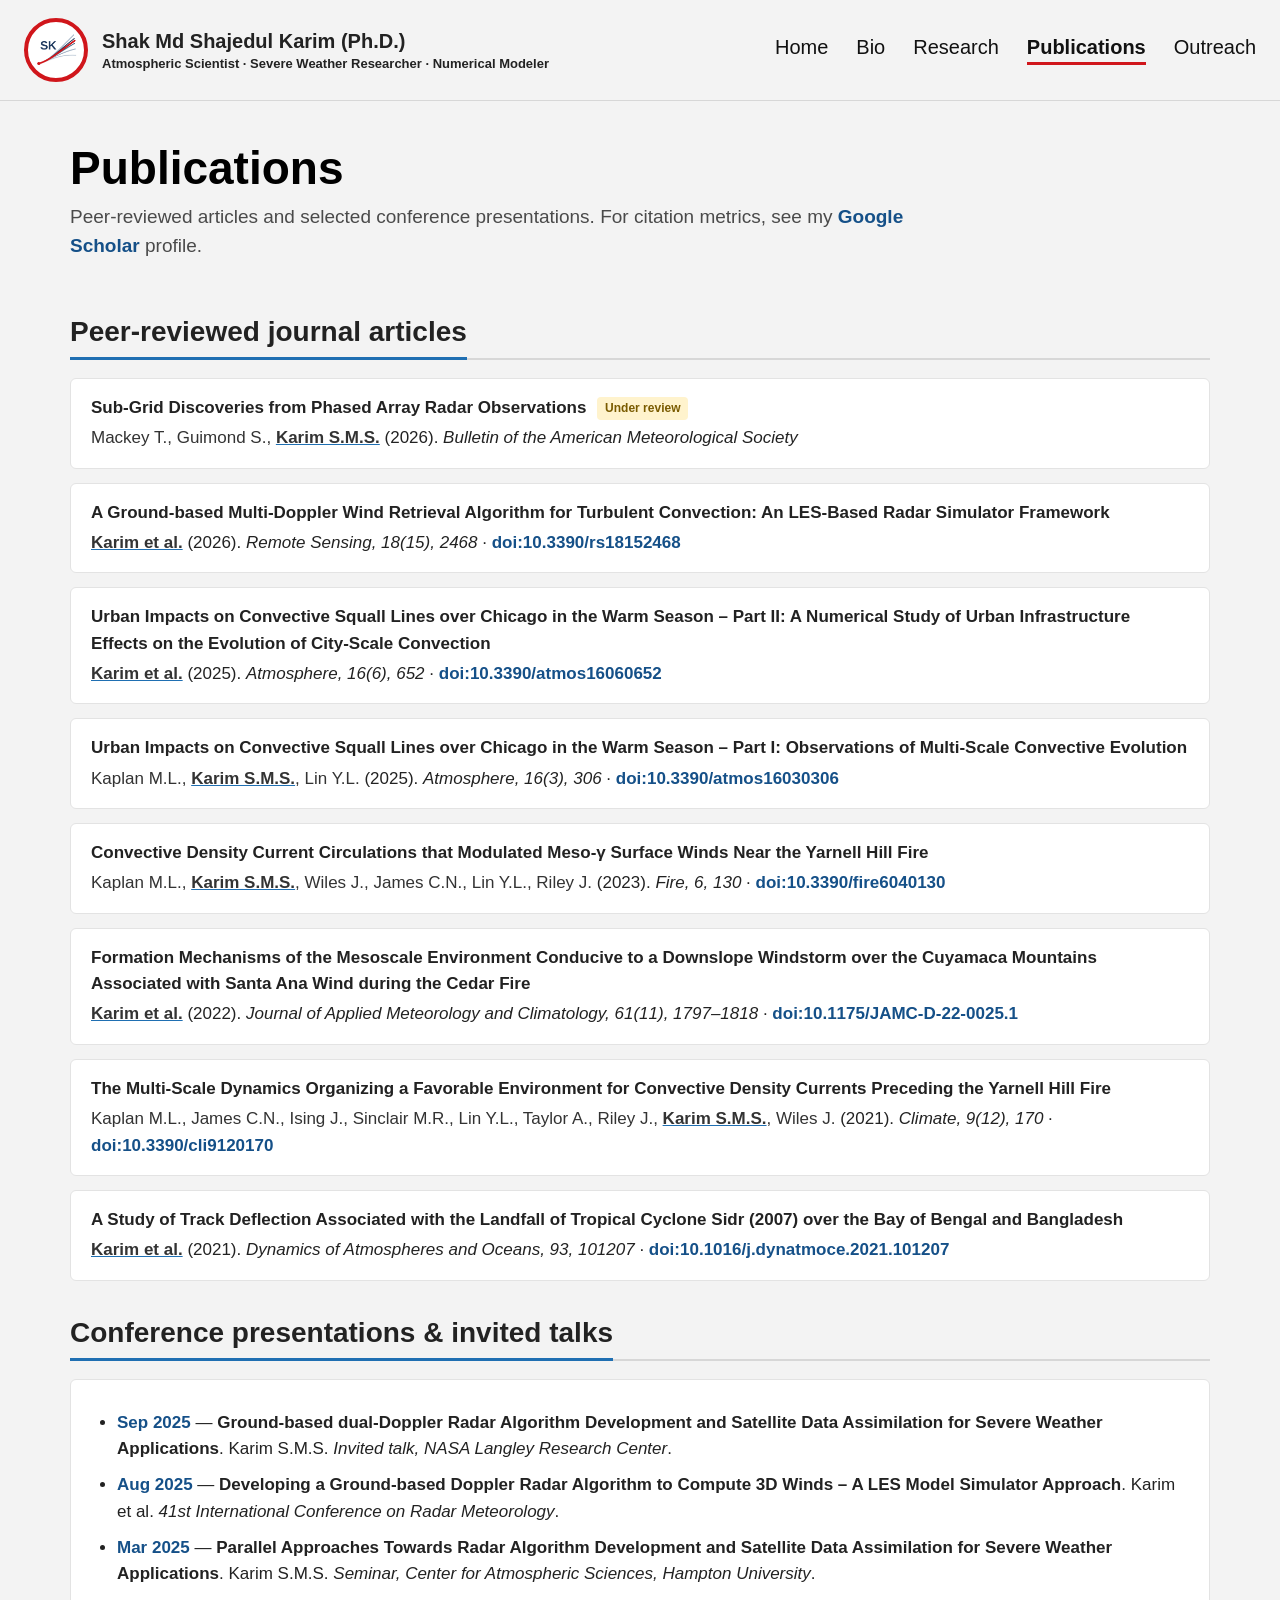
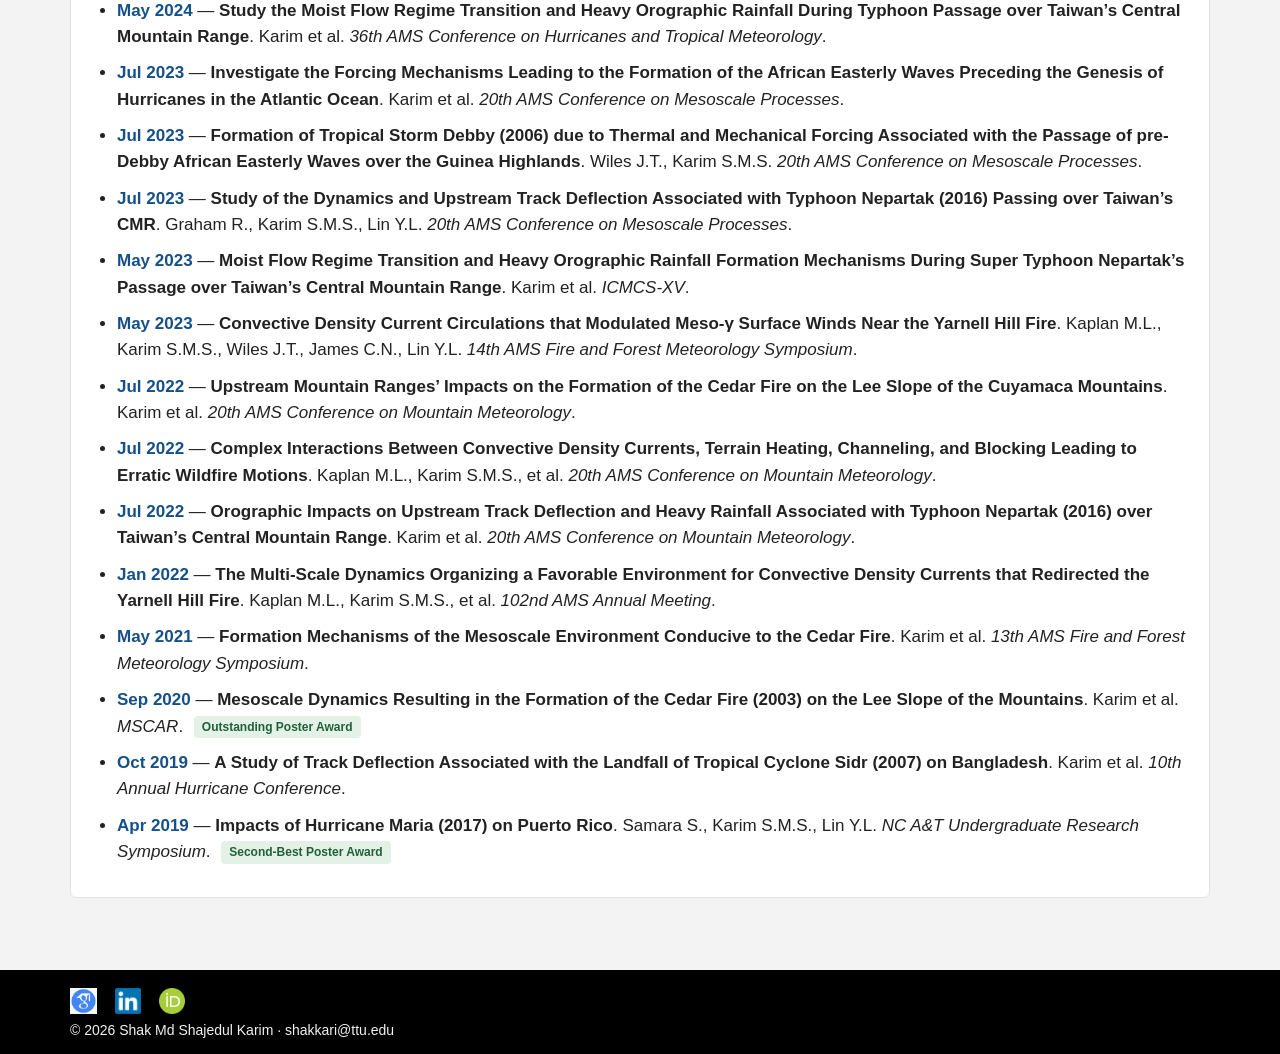
<file: publications.html>
<!DOCTYPE html>
<html lang="en">
<head>
  <meta charset="UTF-8" />
  <meta name="viewport" content="width=device-width, initial-scale=1.0" />
  <title>Publications · Shak Md Shajedul Karim, Ph.D.</title>
  <meta name="description" content="Peer-reviewed publications and conference presentations by Dr. Shak Md Shajedul Karim." />
  <!-- Link previews (WhatsApp, LinkedIn, Slack, iMessage, X…) -->
  <meta property="og:type" content="website" />
  <meta property="og:site_name" content="Shak Md Shajedul Karim, Ph.D." />
  <meta property="og:title" content="Publications · Shak Md Shajedul Karim, Ph.D." />
  <meta property="og:description" content="Peer-reviewed publications and conference presentations by Dr. Shak Md Shajedul Karim." />
  <meta property="og:image" content="https://shakkarim.github.io/images/share-card.jpg" />
  <meta property="og:image:width" content="1200" />
  <meta property="og:image:height" content="630" />
  <meta property="og:image:alt" content="Shak Md Shajedul Karim, Ph.D. — Research Scientist, National Wind Institute, Texas Tech University" />
  <meta name="twitter:card" content="summary_large_image" />
  <!-- /Link previews -->
  <link rel="icon" href="images/sk-favicon.png" />
  <link rel="icon" type="image/png" sizes="512x512" href="images/sk-icon-512.png" />
  <link rel="apple-touch-icon" sizes="180x180" href="images/apple-touch-icon.png" />
  <link rel="stylesheet" href="style.css?v=13" />
</head>
<body>
  <div class="page">

    <header class="topbar">
      <a class="brand" href="index.html">
        <div class="brand-logo" style="border-color:#d0161b">
          <img src="images/sk-logo.png" alt="SK logo — ensemble forecast plume">
        </div>
        <div class="brand-text">
          <h1>Shak Md Shajedul Karim (Ph.D.)</h1>
          <p>Atmospheric Scientist · Severe Weather Researcher · Numerical Modeler</p>
        </div>
      </a>

      <button class="menu-toggle" type="button" aria-label="Open menu" aria-expanded="false" aria-controls="site-nav">
        <span></span><span></span><span></span>
      </button>

      <nav class="nav" id="site-nav" aria-label="Main">
        <a href="index.html">Home</a>
        <a href="bio.html">Bio</a>
        <a href="research.html">Research</a>
        <a href="publications.html" class="active" aria-current="page">Publications</a>
        <a href="outreach.html">Outreach</a>
      </nav>
    </header>

    <section class="page-head">
      <h1>Publications</h1>
      <p>Peer-reviewed articles and selected conference presentations. For citation metrics, see my
      <a class="doi" style="color:var(--accent-dark);font-weight:700" href="https://scholar.google.com/citations?user=-I5v0hgAAAAJ&amp;hl=en" target="_blank" rel="noopener">Google Scholar</a> profile.</p>
    </section>

    <main class="wrap">
      <section class="section">
        <h2><span>Peer-reviewed journal articles</span></h2>
        <ol class="pub-list">
          <li><span class="title">Sub-Grid Discoveries from Phased Array Radar Observations <span class="badge review">Under review</span></span><span class="authors">Mackey T., Guimond S., <span class="me">Karim S.M.S.</span></span> (2026). <span class="venue">Bulletin of the American Meteorological Society</span></li><li><span class="title">A Ground-based Multi-Doppler Wind Retrieval Algorithm for Turbulent Convection: An LES-Based Radar Simulator Framework</span><span class="authors"><span class="me">Karim et al.</span></span> (2026). <span class="venue">Remote Sensing, 18(15), 2468</span> · <a class="doi" href="https://doi.org/10.3390/rs18152468" target="_blank" rel="noopener">doi:10.3390/rs18152468</a></li><li><span class="title">Urban Impacts on Convective Squall Lines over Chicago in the Warm Season – Part II: A Numerical Study of Urban Infrastructure Effects on the Evolution of City-Scale Convection</span><span class="authors"><span class="me">Karim et al.</span></span> (2025). <span class="venue">Atmosphere, 16(6), 652</span> · <a class="doi" href="https://doi.org/10.3390/atmos16060652" target="_blank" rel="noopener">doi:10.3390/atmos16060652</a></li><li><span class="title">Urban Impacts on Convective Squall Lines over Chicago in the Warm Season – Part I: Observations of Multi-Scale Convective Evolution</span><span class="authors">Kaplan M.L., <span class="me">Karim S.M.S.</span>, Lin Y.L.</span> (2025). <span class="venue">Atmosphere, 16(3), 306</span> · <a class="doi" href="https://doi.org/10.3390/atmos16030306" target="_blank" rel="noopener">doi:10.3390/atmos16030306</a></li><li><span class="title">Convective Density Current Circulations that Modulated Meso-γ Surface Winds Near the Yarnell Hill Fire</span><span class="authors">Kaplan M.L., <span class="me">Karim S.M.S.</span>, Wiles J., James C.N., Lin Y.L., Riley J.</span> (2023). <span class="venue">Fire, 6, 130</span> · <a class="doi" href="https://doi.org/10.3390/fire6040130" target="_blank" rel="noopener">doi:10.3390/fire6040130</a></li><li><span class="title">Formation Mechanisms of the Mesoscale Environment Conducive to a Downslope Windstorm over the Cuyamaca Mountains Associated with Santa Ana Wind during the Cedar Fire</span><span class="authors"><span class="me">Karim et al.</span></span> (2022). <span class="venue">Journal of Applied Meteorology and Climatology, 61(11), 1797–1818</span> · <a class="doi" href="https://doi.org/10.1175/JAMC-D-22-0025.1" target="_blank" rel="noopener">doi:10.1175/JAMC-D-22-0025.1</a></li><li><span class="title">The Multi-Scale Dynamics Organizing a Favorable Environment for Convective Density Currents Preceding the Yarnell Hill Fire</span><span class="authors">Kaplan M.L., James C.N., Ising J., Sinclair M.R., Lin Y.L., Taylor A., Riley J., <span class="me">Karim S.M.S.</span>, Wiles J.</span> (2021). <span class="venue">Climate, 9(12), 170</span> · <a class="doi" href="https://doi.org/10.3390/cli9120170" target="_blank" rel="noopener">doi:10.3390/cli9120170</a></li><li><span class="title">A Study of Track Deflection Associated with the Landfall of Tropical Cyclone Sidr (2007) over the Bay of Bengal and Bangladesh</span><span class="authors"><span class="me">Karim et al.</span></span> (2021). <span class="venue">Dynamics of Atmospheres and Oceans, 93, 101207</span> · <a class="doi" href="https://doi.org/10.1016/j.dynatmoce.2021.101207" target="_blank" rel="noopener">doi:10.1016/j.dynatmoce.2021.101207</a></li>
        </ol>
      </section>

      <section class="section">
        <h2><span>Conference presentations &amp; invited talks</span></h2>
        <div class="card">
          <ul class="talk-list">
            <li><span class="when">Sep 2025</span> — <strong>Ground-based dual-Doppler Radar Algorithm Development and Satellite Data Assimilation for Severe Weather Applications</strong>. <span class="me">Karim S.M.S.</span> <em>Invited talk, NASA Langley Research Center</em>.</li><li><span class="when">Aug 2025</span> — <strong>Developing a Ground-based Doppler Radar Algorithm to Compute 3D Winds – A LES Model Simulator Approach</strong>. <span class="me">Karim et al.</span> <em>41st International Conference on Radar Meteorology</em>.</li><li><span class="when">Mar 2025</span> — <strong>Parallel Approaches Towards Radar Algorithm Development and Satellite Data Assimilation for Severe Weather Applications</strong>. <span class="me">Karim S.M.S.</span> <em>Seminar, Center for Atmospheric Sciences, Hampton University</em>.</li><li><span class="when">May 2024</span> — <strong>Study the Moist Flow Regime Transition and Heavy Orographic Rainfall During Typhoon Passage over Taiwan’s Central Mountain Range</strong>. <span class="me">Karim et al.</span> <em>36th AMS Conference on Hurricanes and Tropical Meteorology</em>.</li><li><span class="when">Jul 2023</span> — <strong>Investigate the Forcing Mechanisms Leading to the Formation of the African Easterly Waves Preceding the Genesis of Hurricanes in the Atlantic Ocean</strong>. <span class="me">Karim et al.</span> <em>20th AMS Conference on Mesoscale Processes</em>.</li><li><span class="when">Jul 2023</span> — <strong>Formation of Tropical Storm Debby (2006) due to Thermal and Mechanical Forcing Associated with the Passage of pre-Debby African Easterly Waves over the Guinea Highlands</strong>. Wiles J.T., <span class="me">Karim S.M.S.</span> <em>20th AMS Conference on Mesoscale Processes</em>.</li><li><span class="when">Jul 2023</span> — <strong>Study of the Dynamics and Upstream Track Deflection Associated with Typhoon Nepartak (2016) Passing over Taiwan’s CMR</strong>. Graham R., <span class="me">Karim S.M.S.</span>, Lin Y.L. <em>20th AMS Conference on Mesoscale Processes</em>.</li><li><span class="when">May 2023</span> — <strong>Moist Flow Regime Transition and Heavy Orographic Rainfall Formation Mechanisms During Super Typhoon Nepartak’s Passage over Taiwan’s Central Mountain Range</strong>. <span class="me">Karim et al.</span> <em>ICMCS-XV</em>.</li><li><span class="when">May 2023</span> — <strong>Convective Density Current Circulations that Modulated Meso-γ Surface Winds Near the Yarnell Hill Fire</strong>. Kaplan M.L., <span class="me">Karim S.M.S.</span>, Wiles J.T., James C.N., Lin Y.L. <em>14th AMS Fire and Forest Meteorology Symposium</em>.</li><li><span class="when">Jul 2022</span> — <strong>Upstream Mountain Ranges’ Impacts on the Formation of the Cedar Fire on the Lee Slope of the Cuyamaca Mountains</strong>. <span class="me">Karim et al.</span> <em>20th AMS Conference on Mountain Meteorology</em>.</li><li><span class="when">Jul 2022</span> — <strong>Complex Interactions Between Convective Density Currents, Terrain Heating, Channeling, and Blocking Leading to Erratic Wildfire Motions</strong>. Kaplan M.L., <span class="me">Karim S.M.S.</span>, et al. <em>20th AMS Conference on Mountain Meteorology</em>.</li><li><span class="when">Jul 2022</span> — <strong>Orographic Impacts on Upstream Track Deflection and Heavy Rainfall Associated with Typhoon Nepartak (2016) over Taiwan’s Central Mountain Range</strong>. <span class="me">Karim et al.</span> <em>20th AMS Conference on Mountain Meteorology</em>.</li><li><span class="when">Jan 2022</span> — <strong>The Multi-Scale Dynamics Organizing a Favorable Environment for Convective Density Currents that Redirected the Yarnell Hill Fire</strong>. Kaplan M.L., <span class="me">Karim S.M.S.</span>, et al. <em>102nd AMS Annual Meeting</em>.</li><li><span class="when">May 2021</span> — <strong>Formation Mechanisms of the Mesoscale Environment Conducive to the Cedar Fire</strong>. <span class="me">Karim et al.</span> <em>13th AMS Fire and Forest Meteorology Symposium</em>.</li><li><span class="when">Sep 2020</span> — <strong>Mesoscale Dynamics Resulting in the Formation of the Cedar Fire (2003) on the Lee Slope of the Mountains</strong>. <span class="me">Karim et al.</span> <em>MSCAR</em>. <span class="badge award">Outstanding Poster Award</span></li><li><span class="when">Oct 2019</span> — <strong>A Study of Track Deflection Associated with the Landfall of Tropical Cyclone Sidr (2007) on Bangladesh</strong>. <span class="me">Karim et al.</span> <em>10th Annual Hurricane Conference</em>.</li><li><span class="when">Apr 2019</span> — <strong>Impacts of Hurricane Maria (2017) on Puerto Rico</strong>. Samara S., <span class="me">Karim S.M.S.</span>, Lin Y.L. <em>NC A&amp;T Undergraduate Research Symposium</em>. <span class="badge award">Second-Best Poster Award</span></li>
          </ul>
        </div>
      </section>
    </main>

    <footer class="footer">
      <div class="footer-links">
        <a href="https://scholar.google.com/citations?user=-I5v0hgAAAAJ&amp;hl=en" target="_blank" rel="noopener" title="Google Scholar">
          <img src="images/Google-scholar.png" alt="Google Scholar">
        </a>
        <a href="https://www.linkedin.com/in/s-m-shajedul-karim-ph-d-62416b153/" target="_blank" rel="noopener" title="LinkedIn">
          <img src="images/LinkedIn_logo.png.webp" alt="LinkedIn">
        </a>
        <a href="https://orcid.org/0000-0002-1100-3632" target="_blank" rel="noopener" title="ORCID">
          <img src="images/ORCID_iD.svg.png" alt="ORCID">
        </a>
      </div>
      <div class="footer-copy">
        © 2026 Shak Md Shajedul Karim · <a href="mailto:shakkari@ttu.edu">shakkari@ttu.edu</a>
      </div>
    </footer>

  </div>
  <script src="site.js?v=3"></script>
</body>
</html>
</file>
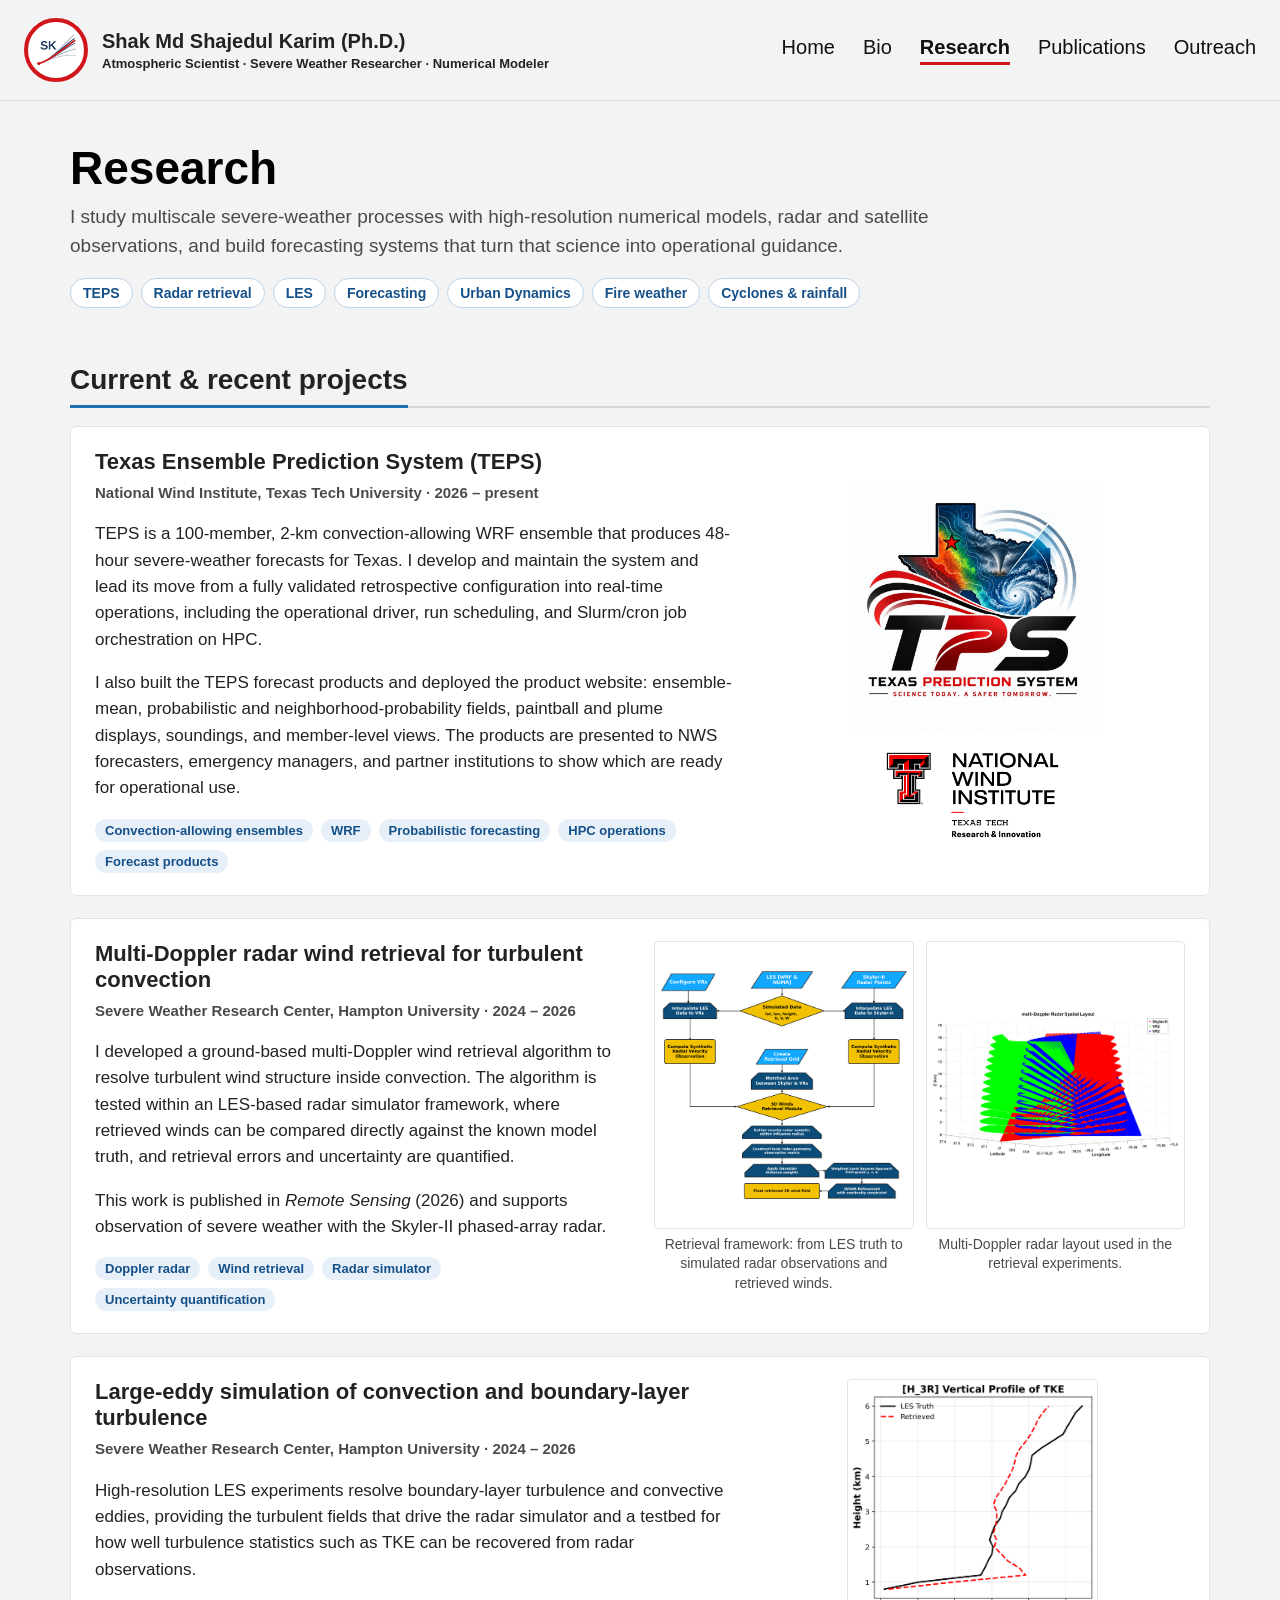
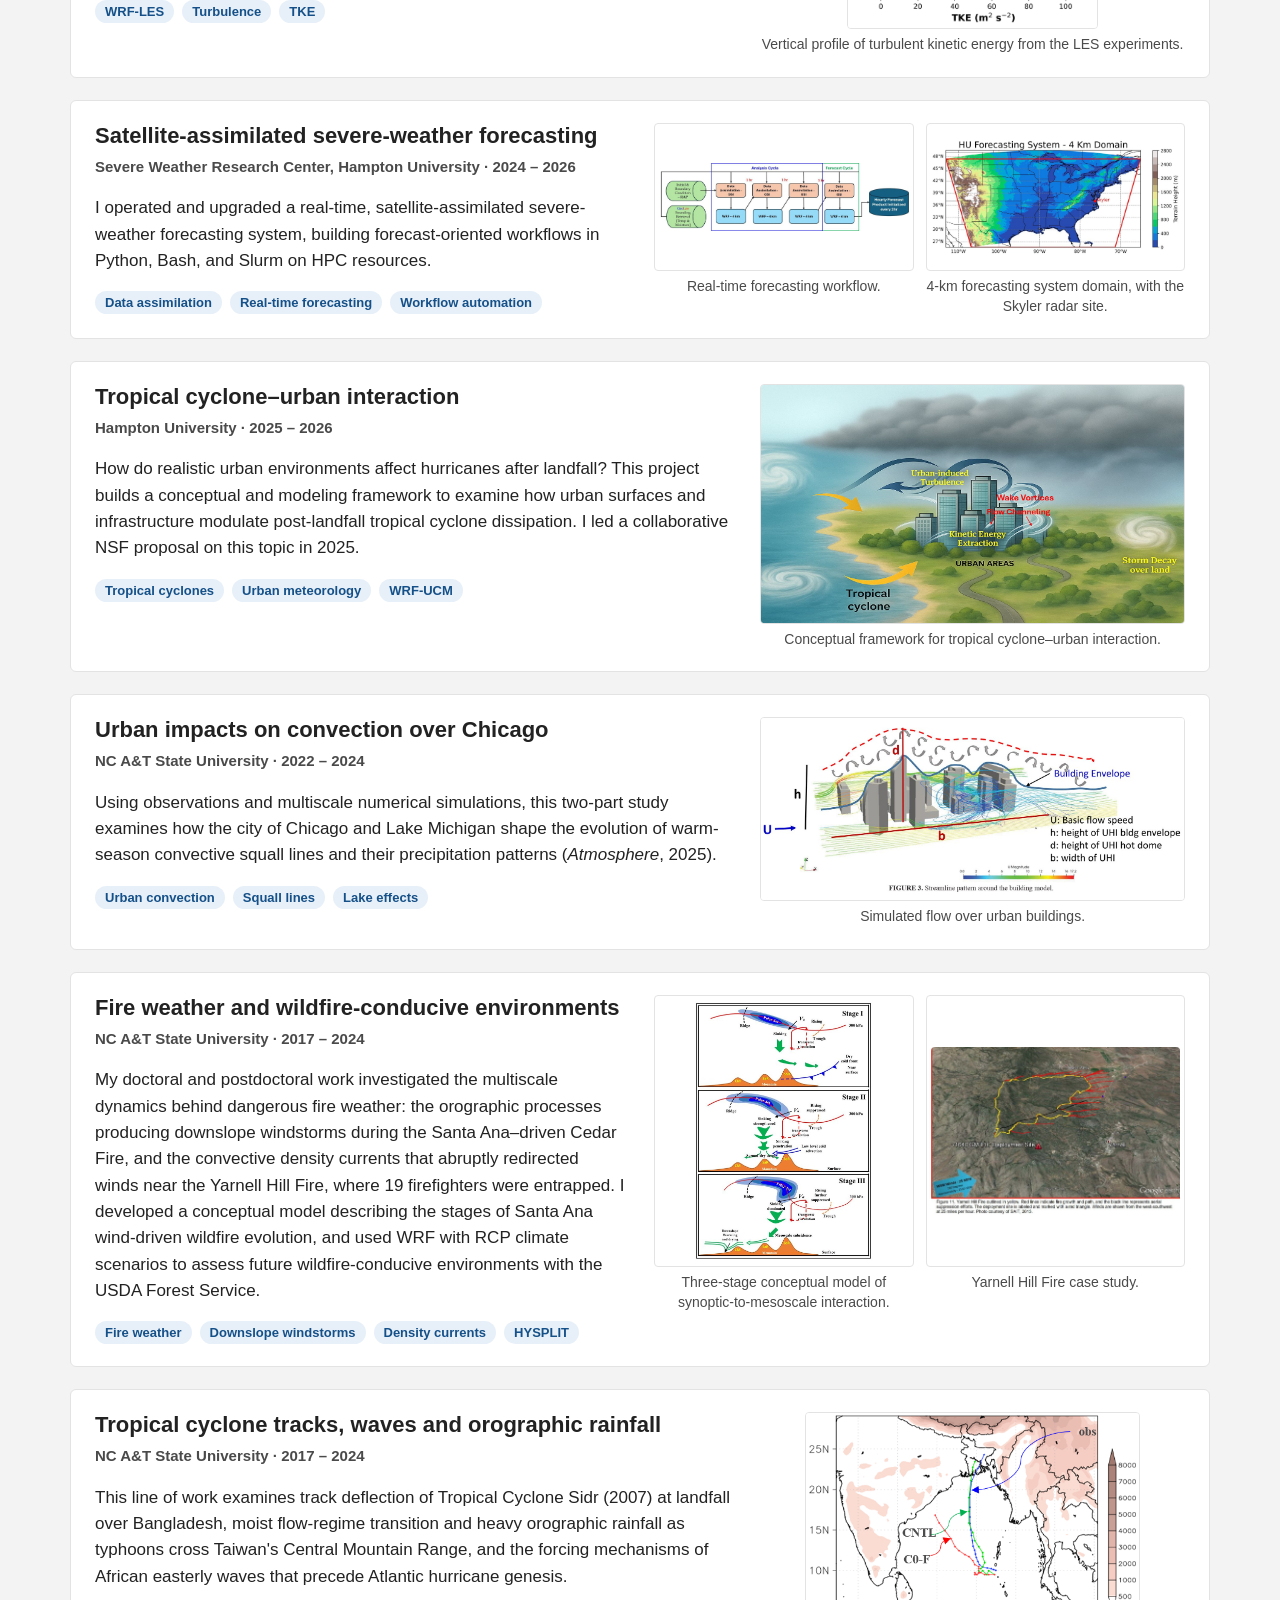
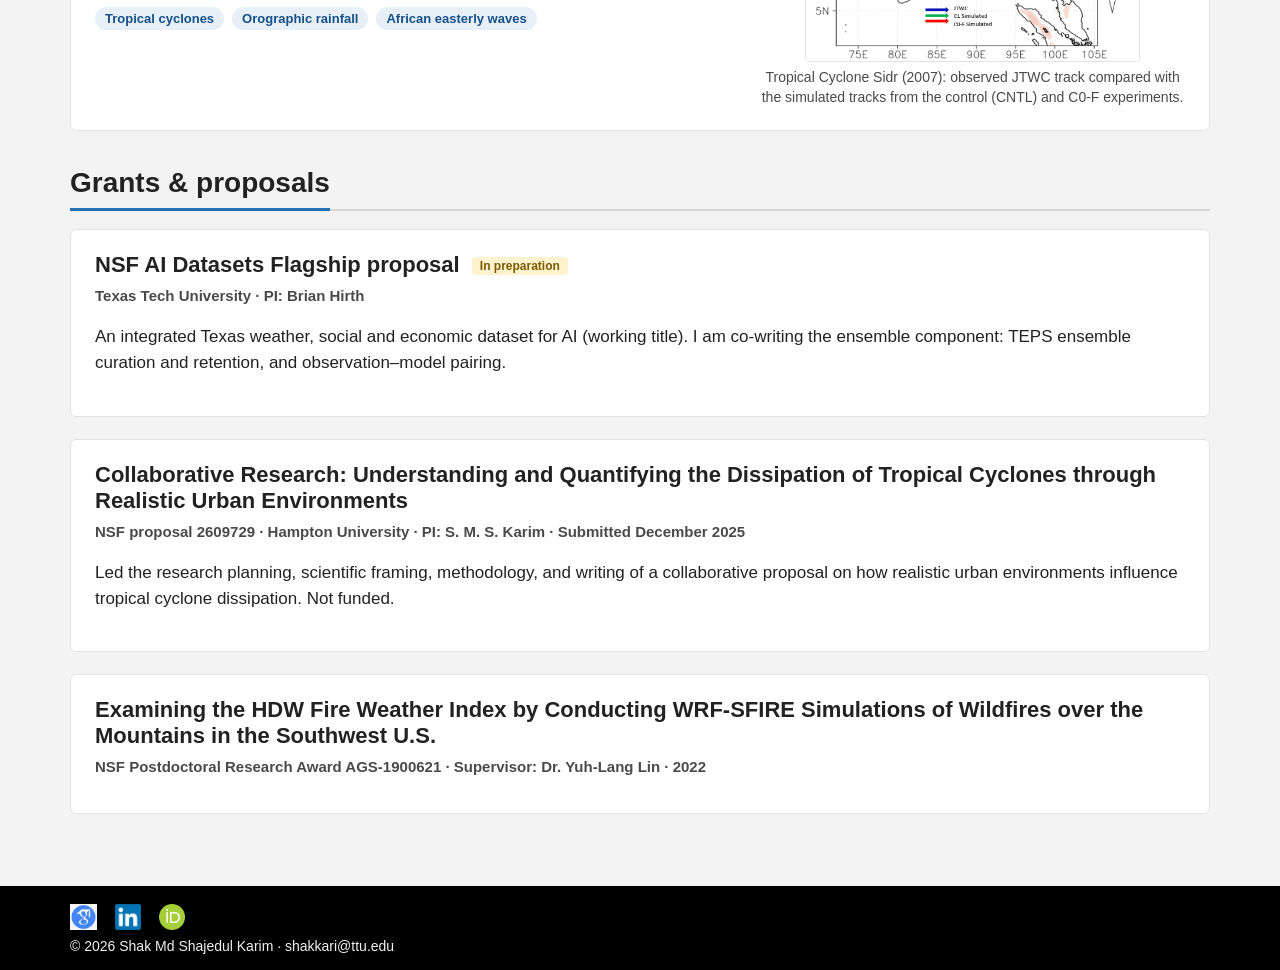
<file: research.html>
<!DOCTYPE html>
<html lang="en">
<head>
  <meta charset="UTF-8" />
  <meta name="viewport" content="width=device-width, initial-scale=1.0" />
  <title>Research · Shak Md Shajedul Karim, Ph.D.</title>
  <meta name="description" content="Research projects: TEPS ensemble forecasting, Doppler radar wind retrieval, LES, tropical cyclone–urban interaction, fire weather." />
  <!-- Link previews (WhatsApp, LinkedIn, Slack, iMessage, X…) -->
  <meta property="og:type" content="website" />
  <meta property="og:site_name" content="Shak Md Shajedul Karim, Ph.D." />
  <meta property="og:title" content="Research · Shak Md Shajedul Karim, Ph.D." />
  <meta property="og:description" content="Research projects: TEPS ensemble forecasting, Doppler radar wind retrieval, LES, tropical cyclone–urban interaction, fire weather." />
  <meta property="og:image" content="https://shakkarim.github.io/images/share-card.jpg" />
  <meta property="og:image:width" content="1200" />
  <meta property="og:image:height" content="630" />
  <meta property="og:image:alt" content="Shak Md Shajedul Karim, Ph.D. — Research Scientist, National Wind Institute, Texas Tech University" />
  <meta name="twitter:card" content="summary_large_image" />
  <!-- /Link previews -->
  <link rel="icon" href="images/sk-favicon.png" />
  <link rel="icon" type="image/png" sizes="512x512" href="images/sk-icon-512.png" />
  <link rel="apple-touch-icon" sizes="180x180" href="images/apple-touch-icon.png" />
  <link rel="stylesheet" href="style.css?v=13" />
</head>
<body>
  <div class="page">

    <header class="topbar">
      <a class="brand" href="index.html">
        <div class="brand-logo" style="border-color:#d0161b">
          <img src="images/sk-logo.png" alt="SK logo — ensemble forecast plume">
        </div>
        <div class="brand-text">
          <h1>Shak Md Shajedul Karim (Ph.D.)</h1>
          <p>Atmospheric Scientist · Severe Weather Researcher · Numerical Modeler</p>
        </div>
      </a>

      <button class="menu-toggle" type="button" aria-label="Open menu" aria-expanded="false" aria-controls="site-nav">
        <span></span><span></span><span></span>
      </button>

      <nav class="nav" id="site-nav" aria-label="Main">
        <a href="index.html">Home</a>
        <a href="bio.html">Bio</a>
        <a href="research.html" class="active" aria-current="page">Research</a>
        <a href="publications.html">Publications</a>
        <a href="outreach.html">Outreach</a>
      </nav>
    </header>

    <section class="page-head">
      <h1>Research</h1>
      <p>I study multiscale severe-weather processes with high-resolution numerical models, radar and satellite observations, and build forecasting systems that turn that science into operational guidance.</p>
      <nav class="jump" aria-label="Jump to project"><a href="#teps">TEPS</a><a href="#radar">Radar retrieval</a><a href="#les">LES</a><a href="#forecasting">Forecasting</a><a href="#tc-urban">Urban Dynamics</a><a href="#fire">Fire weather</a><a href="#cyclones">Cyclones &amp; rainfall</a></nav>
    </section>

    <main class="wrap">
      <section class="section">
        <h2><span>Current &amp; recent projects</span></h2>

        <article class="card" id="teps">
          <div class="project">
            <div>
              <h3>Texas Ensemble Prediction System (TEPS)</h3>
              <p class="meta">National Wind Institute, Texas Tech University · 2026 – present</p>
              <p>TEPS is a 100-member, 2-km convection-allowing WRF ensemble that produces 48-hour severe-weather forecasts for Texas. I develop and maintain the system and lead its move from a fully validated retrospective configuration into real-time operations, including the operational driver, run scheduling, and Slurm/cron job orchestration on HPC.</p>
<p>I also built the TEPS forecast products and deployed the product website: ensemble-mean, probabilistic and neighborhood-probability fields, paintball and plume displays, soundings, and member-level views. The products are presented to NWS forecasters, emergency managers, and partner institutions to show which are ready for operational use.</p>
              <div class="tags"><span>Convection-allowing ensembles</span><span>WRF</span><span>Probabilistic forecasting</span><span>HPC operations</span><span>Forecast products</span></div>
            </div>
            <div class="logo-stack">
              <img src="images/tps-logo-large.jpg" alt="TPS — Texas Prediction System logo" class="tps">
              <a href="https://www.depts.ttu.edu/nwi/" target="_blank" rel="noopener"><img src="images/nwi-logo.png" alt="National Wind Institute, Texas Tech University" class="nwi"></a>
            </div>
            
          </div>
        </article>
        <article class="card" id="radar">
          <div class="project wide-fig">
            <div>
              <h3>Multi-Doppler radar wind retrieval for turbulent convection</h3>
              <p class="meta">Severe Weather Research Center, Hampton University · 2024 – 2026</p>
              <p>I developed a ground-based multi-Doppler wind retrieval algorithm to resolve turbulent wind structure inside convection. The algorithm is tested within an LES-based radar simulator framework, where retrieved winds can be compared directly against the known model truth, and retrieval errors and uncertainty are quantified.</p>
<p>This work is published in <em>Remote Sensing</em> (2026) and supports observation of severe weather with the Skyler-II phased-array radar.</p>
              <div class="tags"><span>Doppler radar</span><span>Wind retrieval</span><span>Radar simulator</span><span>Uncertainty quantification</span></div>
            </div>
            <div class="fig-stack pair" style="--h:288px"><figure><div class="box"><img src="images/radar-retrieval-flowchart.png" alt="Retrieval framework: from LES truth to simulated radar observations and retrieved winds."></div><figcaption>Retrieval framework: from LES truth to simulated radar observations and retrieved winds.</figcaption></figure>
<figure><div class="box"><img src="images/multi-doppler-layout.png" alt="Multi-Doppler radar layout used in the retrieval experiments."></div><figcaption>Multi-Doppler radar layout used in the retrieval experiments.</figcaption></figure></div>
          </div>
        </article>
        <article class="card" id="les">
          <div class="project">
            <div>
              <h3>Large-eddy simulation of convection and boundary-layer turbulence</h3>
              <p class="meta">Severe Weather Research Center, Hampton University · 2024 – 2026</p>
              <p>High-resolution LES experiments resolve boundary-layer turbulence and convective eddies, providing the turbulent fields that drive the radar simulator and a testbed for how well turbulence statistics such as TKE can be recovered from radar observations.</p>
              <div class="tags"><span>WRF-LES</span><span>Turbulence</span><span>TKE</span></div>
            </div>
            <div class="fig-stack"><figure><img src="images/les-tke-profile.png" alt="Vertical profile of turbulent kinetic energy from the LES experiments."><figcaption>Vertical profile of turbulent kinetic energy from the LES experiments.</figcaption></figure></div>
          </div>
        </article>
        <article class="card" id="forecasting">
          <div class="project wide-fig">
            <div>
              <h3>Satellite-assimilated severe-weather forecasting</h3>
              <p class="meta">Severe Weather Research Center, Hampton University · 2024 – 2026</p>
              <p>I operated and upgraded a real-time, satellite-assimilated severe-weather forecasting system, building forecast-oriented workflows in Python, Bash, and Slurm on HPC resources.</p>
              <div class="tags"><span>Data assimilation</span><span>Real-time forecasting</span><span>Workflow automation</span></div>
            </div>
            <div class="fig-stack pair" style="--h:148px"><figure><div class="box"><img src="images/hu-forecast-workflow.jpg" alt="Real-time forecasting workflow."></div><figcaption>Real-time forecasting workflow.</figcaption></figure>
<figure><div class="box"><img src="images/hu-4km-domain.jpg" alt="4-km forecasting system domain with the Skyler radar site"></div><figcaption>4-km forecasting system domain, with the Skyler radar site.</figcaption></figure></div>
          </div>
        </article>
        <article class="card" id="tc-urban">
          <div class="project">
            <div>
              <h3>Tropical cyclone–urban interaction</h3>
              <p class="meta">Hampton University · 2025 – 2026</p>
              <p>How do realistic urban environments affect hurricanes after landfall? This project builds a conceptual and modeling framework to examine how urban surfaces and infrastructure modulate post-landfall tropical cyclone dissipation. I led a collaborative NSF proposal on this topic in 2025.</p>
              <div class="tags"><span>Tropical cyclones</span><span>Urban meteorology</span><span>WRF-UCM</span></div>
            </div>
            <div class="fig-stack"><figure><img src="images/tc-urban-conceptual.jpg" alt="Conceptual framework for tropical cyclone–urban interaction."><figcaption>Conceptual framework for tropical cyclone–urban interaction.</figcaption></figure></div>
          </div>
        </article>
        <article class="card" id="chicago">
          <div class="project">
            <div>
              <h3>Urban impacts on convection over Chicago</h3>
              <p class="meta">NC A&amp;T State University · 2022 – 2024</p>
              <p>Using observations and multiscale numerical simulations, this two-part study examines how the city of Chicago and Lake Michigan shape the evolution of warm-season convective squall lines and their precipitation patterns (<em>Atmosphere</em>, 2025).</p>
              <div class="tags"><span>Urban convection</span><span>Squall lines</span><span>Lake effects</span></div>
            </div>
            <div class="fig-stack"><figure><img src="images/urban-flow-chicago.jpg" alt="Simulated flow over urban buildings."><figcaption>Simulated flow over urban buildings.</figcaption></figure></div>
          </div>
        </article>
        <article class="card" id="fire">
          <div class="project wide-fig">
            <div>
              <h3>Fire weather and wildfire-conducive environments</h3>
              <p class="meta">NC A&amp;T State University · 2017 – 2024</p>
              <p>My doctoral and postdoctoral work investigated the multiscale dynamics behind dangerous fire weather: the orographic processes producing downslope windstorms during the Santa Ana–driven Cedar Fire, and the convective density currents that abruptly redirected winds near the Yarnell Hill Fire, where 19 firefighters were entrapped. I developed a conceptual model describing the stages of Santa Ana wind-driven wildfire evolution, and used WRF with RCP climate scenarios to assess future wildfire-conducive environments with the USDA Forest Service.</p>
              <div class="tags"><span>Fire weather</span><span>Downslope windstorms</span><span>Density currents</span><span>HYSPLIT</span></div>
            </div>
            <div class="fig-stack pair" style="--h:272px"><figure><div class="box"><img src="images/fire-conceptual-model.jpg" alt="Three-stage conceptual model of synoptic-to-mesoscale interaction."></div><figcaption>Three-stage conceptual model of synoptic-to-mesoscale interaction.</figcaption></figure>
<figure><div class="box"><img src="images/yarnell-fire.jpg" alt="Yarnell Hill Fire case study."></div><figcaption>Yarnell Hill Fire case study.</figcaption></figure></div>
          </div>
        </article>
        <article class="card" id="cyclones">
          <div class="project">
            <div>
              <h3>Tropical cyclone tracks, waves and orographic rainfall</h3>
              <p class="meta">NC A&amp;T State University · 2017 – 2024</p>
              <p>This line of work examines track deflection of Tropical Cyclone Sidr (2007) at landfall over Bangladesh, moist flow-regime transition and heavy orographic rainfall as typhoons cross Taiwan's Central Mountain Range, and the forcing mechanisms of African easterly waves that precede Atlantic hurricane genesis.</p>
              <div class="tags"><span>Tropical cyclones</span><span>Orographic rainfall</span><span>African easterly waves</span></div>
            </div>
            <div class="fig-stack"><figure><img src="images/sidr-track.png" alt="Observed (JTWC) and simulated tracks of Tropical Cyclone Sidr (2007)"><figcaption>Tropical Cyclone Sidr (2007): observed JTWC track compared with the simulated tracks from the control (CNTL) and C0-F experiments.</figcaption></figure></div>
          </div>
        </article>
      </section>

      <section class="section">
        <h2 id="grants"><span>Grants &amp; proposals</span></h2>
        <div class="card">
          <h3>NSF AI Datasets Flagship proposal <span class="badge review">In preparation</span></h3>
          <p class="meta">Texas Tech University · PI: Brian Hirth</p>
          <p>An integrated Texas weather, social and economic dataset for AI (working title). I am co-writing the ensemble component: TEPS ensemble curation and retention, and observation–model pairing.</p>
        </div>
        <div class="card">
          <h3>Collaborative Research: Understanding and Quantifying the Dissipation of Tropical Cyclones through Realistic Urban Environments</h3>
          <p class="meta">NSF proposal 2609729 · Hampton University · PI: S. M. S. Karim · Submitted December 2025</p>
          <p>Led the research planning, scientific framing, methodology, and writing of a collaborative proposal on how realistic urban environments influence tropical cyclone dissipation. Not funded.</p>
        </div>
        <div class="card">
          <h3>Examining the HDW Fire Weather Index by Conducting WRF-SFIRE Simulations of Wildfires over the Mountains in the Southwest U.S.</h3>
          <p class="meta">NSF Postdoctoral Research Award AGS-1900621 · Supervisor: Dr. Yuh-Lang Lin · 2022</p>
        </div>
      </section>
    </main>

    <footer class="footer">
      <div class="footer-links">
        <a href="https://scholar.google.com/citations?user=-I5v0hgAAAAJ&amp;hl=en" target="_blank" rel="noopener" title="Google Scholar">
          <img src="images/Google-scholar.png" alt="Google Scholar">
        </a>
        <a href="https://www.linkedin.com/in/s-m-shajedul-karim-ph-d-62416b153/" target="_blank" rel="noopener" title="LinkedIn">
          <img src="images/LinkedIn_logo.png.webp" alt="LinkedIn">
        </a>
        <a href="https://orcid.org/0000-0002-1100-3632" target="_blank" rel="noopener" title="ORCID">
          <img src="images/ORCID_iD.svg.png" alt="ORCID">
        </a>
      </div>
      <div class="footer-copy">
        © 2026 Shak Md Shajedul Karim · <a href="mailto:shakkari@ttu.edu">shakkari@ttu.edu</a>
      </div>
    </footer>

  </div>
  <script src="site.js?v=3"></script>
</body>
</html>
</file>
<file: style.css>
/* Shared styles for shakkarim.github.io — based on the original homepage design */
:root {
  --bg: #f3f3f3;
  --card: #ffffff;
  --ink: #222;
  --muted: #4a4a4a;
  --line: #d7d7d7;
  --accent: #1f6fb2;      /* storm blue — pairs with the navy logo */
  --accent-dark: #155088;
  --accent-tint: #e7f0f9;
  --accent-line: #bcd3ea;
}

* { box-sizing: border-box; }

body {
  margin: 0;
  font-family: Arial, Helvetica, sans-serif;
  background: var(--bg);
  color: var(--ink);
}

a { text-decoration: none; color: inherit; }

.page { max-width: 1600px; margin: 0 auto; background: var(--bg); }

/* ---------- Header ---------- */
.topbar {
  background: var(--bg);
  border-bottom: 1px solid var(--line);
  padding: 18px 24px;
  display: flex;
  justify-content: space-between;
  align-items: center;
  gap: 20px;
  flex-wrap: wrap;
}
.brand { display: flex; align-items: center; gap: 14px; }
.brand-logo {
  width: 64px; height: 64px; border-radius: 50%; overflow: hidden; flex-shrink: 0;
  background: #fff; border: 4px solid #d0161b;
}
.brand-logo img { width: 100%; height: 100%; object-fit: contain; display: block; padding: 2px; }
.brand-text h1 { margin: 0; font-size: 20px; font-weight: 700; line-height: 1.15; }
.brand-text p { margin: 3px 0 0; font-size: 13px; font-weight: 600; color: var(--ink); }

.nav { display: flex; gap: 28px; flex-wrap: wrap; font-size: 20px; }
.nav a { color: #111; padding-bottom: 3px; border-bottom: 3px solid transparent; }
.nav a:hover { border-bottom-color: var(--line); }
.nav a.active { border-bottom-color: var(--accent); font-weight: 700; }

/* ---------- Home hero ---------- */
.hero { width: 100%; padding: 0 12px; margin-top: 6px; }
.hero-box { position: relative; width: 100%; height: 520px; overflow: hidden; background: #d9d9d9; }
.hero-box img { width: 100%; height: 100%; object-fit: cover; display: block; }
.hero-caption {
  position: absolute; bottom: 8px; right: 12px; font-size: 15px; font-weight: 700;
  color: #111; background: rgba(255,255,255,0.7); padding: 4px 8px;
}

/* ---------- Home layout ---------- */
.content {
  display: grid; grid-template-columns: 300px 1fr; gap: 40px;
  padding: 28px 70px 40px 70px; align-items: start;
}
.sidebar { padding-top: 8px; }
.profile-photo {
  width: 120px; height: 120px; border-radius: 50%; overflow: hidden;
  border: 6px solid #dadada; background: #dcdcdc; margin-bottom: 18px;
}
.profile-photo img { width: 100%; height: 100%; object-fit: cover; display: block; }
.sidebar h2 { margin: 0 0 10px; font-size: 24px; line-height: 1.15; font-weight: 700; }
.sidebar .position { margin: 0 0 20px; font-size: 15px; color: #444; line-height: 1.4; }

.info-list { list-style: none; padding: 0; margin: 0; }
.info-list li { margin-bottom: 14px; }
.info-list li, .info-list li a {
  display: flex; align-items: center; gap: 12px; color: var(--muted);
  font-size: 16px; line-height: 1.4;
}
.info-list li a:hover { text-decoration: underline; }
.info-list svg { width: 26px; height: 26px; fill: var(--muted); flex-shrink: 0; }

.main-text { max-width: 860px; }
.main-text h1 { margin: 0 0 10px; font-size: 64px; text-align: center; font-weight: 800; color: #000; }
.main-text p { margin: 0 0 18px; font-size: 19px; line-height: 1.5; }
.main-text ul { margin: 10px 0 18px 24px; padding: 0 0 0 18px; font-size: 19px; line-height: 1.5; }
.main-text li { margin-bottom: 8px; }

.highlight {
  background: var(--card); border-left: 5px solid var(--accent);
  padding: 16px 20px; margin: 0 0 22px; font-size: 18px; line-height: 1.5;
}
.highlight strong { display: block; margin-bottom: 4px; font-size: 19px; }

/* ---------- Inner pages ---------- */
.page-head { padding: 40px 70px 10px; }
.page-head h1 { margin: 0 0 8px; font-size: 46px; font-weight: 800; color: #000; }
.page-head p { margin: 0; font-size: 19px; color: var(--muted); max-width: 900px; line-height: 1.5; }

.wrap { padding: 10px 70px 50px; }
.section { margin-top: 34px; }
.section > h2 {
  font-size: 28px; margin: 0 0 18px; padding-bottom: 8px; border-bottom: 2px solid var(--line);
}
.section > h2 span { border-bottom: 3px solid var(--accent); padding-bottom: 8px; }

.prose { font-size: 18px; line-height: 1.6; max-width: 980px; }
.prose p { margin: 0 0 16px; }

.card {
  background: var(--card); border: 1px solid #e3e3e3; border-radius: 6px;
  padding: 22px 24px; margin-bottom: 22px;
}
.card h3 { margin: 0 0 6px; font-size: 22px; }
.card .meta { margin: 0 0 12px; color: var(--muted); font-size: 15px; font-weight: 600; }
.card p, .card li { font-size: 17px; line-height: 1.55; }
.card ul { margin: 8px 0 0; padding-left: 22px; }
.card li { margin-bottom: 6px; }

/* Research project: text + figure side by side */
.project { display: grid; grid-template-columns: 1fr 1fr; gap: 28px; align-items: start; }
.project.text-only { grid-template-columns: 1fr; }
.tags { display: flex; flex-wrap: wrap; gap: 8px; margin-top: 14px; }
.tags span {
  font-size: 13px; font-weight: 600; color: var(--accent-dark);
  background: var(--accent-tint); border-radius: 999px; padding: 4px 10px;
}

figure { margin: 0; }
figure img { width: 100%; height: auto; display: block; border: 1px solid #e3e3e3; border-radius: 4px; background: #fff; }
figcaption { font-size: 14px; color: var(--muted); margin-top: 6px; line-height: 1.4; }
.fig-stack { display: grid; gap: 16px; }

/* Timeline (Bio) */
.timeline { list-style: none; margin: 0; padding: 0; border-left: 3px solid var(--line); }
.timeline li { position: relative; padding: 0 0 26px 26px; }
.timeline li::before {
  content: ""; position: absolute; left: -9px; top: 4px; width: 15px; height: 15px;
  border-radius: 50%; background: var(--accent); border: 3px solid var(--bg);
}
.timeline h3 { margin: 0; font-size: 20px; }
.timeline .when { font-size: 15px; font-weight: 700; color: var(--accent-dark); margin: 2px 0 6px; }
.timeline p { margin: 0; font-size: 17px; line-height: 1.55; color: #333; }

.two-col { display: grid; grid-template-columns: 1fr 1fr; gap: 26px; }

.skill-table { width: 100%; border-collapse: collapse; font-size: 17px; }
.skill-table th, .skill-table td { text-align: left; padding: 10px 12px; border-bottom: 1px solid #e6e6e6; vertical-align: top; line-height: 1.5; }
.skill-table th { width: 220px; color: #111; }

/* Publications */
.pub-list { list-style: none; margin: 0; padding: 0; counter-reset: pub; }
.pub-list li {
  background: var(--card); border: 1px solid #e3e3e3; border-radius: 6px;
  padding: 16px 20px; margin-bottom: 14px; font-size: 17px; line-height: 1.55;
}
.pub-list .title { font-weight: 700; display: block; margin-bottom: 4px; }
.pub-list .authors { color: #333; }
.pub-list .venue { font-style: italic; }
.pub-list .me { font-weight: 700; text-decoration: underline; text-decoration-color: var(--accent); }
.pub-list a.doi { color: var(--accent-dark); font-weight: 600; }
.pub-list a.doi:hover { text-decoration: underline; }
.badge {
  display: inline-block; font-size: 12px; font-weight: 700; padding: 2px 8px; border-radius: 4px;
  margin-left: 6px; vertical-align: middle; background: #eee; color: #444;
}
.badge.review { background: #fff3cd; color: #7a5b00; }
.badge.award { background: #e3f1e6; color: #22603a; }

.talk-list { margin: 0; padding-left: 22px; }
.talk-list li { font-size: 17px; line-height: 1.55; margin-bottom: 10px; }
.talk-list .when { color: var(--accent-dark); font-weight: 700; }

/* Buttons */
.btn {
  display: inline-block; background: var(--accent); color: #fff; font-weight: 700;
  padding: 10px 18px; border-radius: 4px; font-size: 16px; margin-top: 6px;
}
.btn:hover { background: var(--accent-dark); }
.btn.ghost { background: transparent; color: var(--accent-dark); border: 2px solid var(--accent); }

/* Gallery (Outreach) */
.gallery { display: grid; grid-template-columns: repeat(auto-fill, minmax(280px, 1fr)); gap: 18px; }
.gallery figure img { aspect-ratio: 4 / 3; object-fit: cover; }

/* ---------- Footer ---------- */
.footer { background: #000; color: #fff; padding: 18px 70px 16px 70px; }
.footer-links { display: flex; gap: 18px; flex-wrap: wrap; align-items: center; margin-bottom: 8px; }
.footer-links a { display: inline-flex; align-items: center; justify-content: center; }
.footer-links img { height: 26px; width: auto; display: block; object-fit: contain; }
.footer-copy { font-size: 14px; color: #f1f1f1; }

/* ---------- Responsive ---------- */
@media (max-width: 1100px) {
  .content { grid-template-columns: 1fr; padding: 28px 24px 40px 24px; }
  .main-text h1 { text-align: left; font-size: 46px; }
  .page-head { padding: 32px 24px 6px; }
  .wrap { padding: 6px 24px 40px; }
  .project, .two-col { grid-template-columns: 1fr; }
  .footer { padding: 18px 24px 16px 24px; }
}
@media (max-width: 700px) {
  .topbar { padding: 16px; }
  .nav { gap: 18px; font-size: 17px; }
  .hero-box { height: 300px; }
  .main-text h1 { font-size: 38px; }
  .main-text p, .main-text ul { font-size: 17px; }
  .page-head h1 { font-size: 34px; }
  .skill-table th { width: auto; display: block; border-bottom: none; padding-bottom: 0; }
  .skill-table td { display: block; }
}

/* Cards inside grids use the grid gap instead of their own bottom margin */
.two-col > .card { margin-bottom: 0; }
.two-col { margin-bottom: 22px; }

/* Research cards: text gets more room, figures stay compact */
.project { grid-template-columns: 3fr 2fr; }
.project figure img { width: auto; max-width: 100%; max-height: 250px; margin: 0 auto; }
.fig-stack:has(figure + figure) { grid-template-columns: 1fr 1fr; }
.fig-stack:has(figure + figure) figure img { max-height: 220px; }
@media (max-width: 1100px) { .project { grid-template-columns: 1fr; } }
.fig-stack:has(figure + figure) figure img { width: auto; }
.project figcaption { text-align: center; }

.project.wide-fig { grid-template-columns: 1fr 1fr; }
.fig-stack.pair { gap: 12px; }
/* Paired figures: equal-height boxes, image centred inside */
.fig-stack.pair figure .box {
  height: var(--h); display: flex; align-items: center; justify-content: center;
  background: #fff; border: 1px solid #e3e3e3; border-radius: 4px; padding: 4px;
}
.fig-stack.pair figure .box img {
  max-height: 100% !important; max-width: 100%; width: auto; height: auto; border: none; margin: 0;
}
@media (max-width: 1100px) { .project.wide-fig { grid-template-columns: 1fr; } }

/* TEPS card: TPS + NWI logos */
.logo-stack { display: flex; flex-direction: column; align-items: center; justify-content: center; gap: 18px; height: 100%; }
.logo-stack .tps { max-height: 250px; width: auto; max-width: 100%; }
.logo-stack .nwi { max-height: 90px; width: auto; max-width: 100%; display: block; }

/* ---------- Mobile menu (☰) ---------- */
.menu-toggle {
  display: none; background: none; border: 0; padding: 10px 6px; cursor: pointer;
  width: 44px; height: 44px; flex-direction: column; justify-content: center; gap: 5px;
}
.menu-toggle span {
  display: block; height: 3px; width: 26px; background: #111; border-radius: 2px;
  transition: transform .2s ease, opacity .2s ease;
}
.menu-toggle.open span:nth-child(1) { transform: translateY(8px) rotate(45deg); }
.menu-toggle.open span:nth-child(2) { opacity: 0; }
.menu-toggle.open span:nth-child(3) { transform: translateY(-8px) rotate(-45deg); }
.nav a.active { border-bottom-color: #d0161b; }

@media (max-width: 760px) {
  .topbar { flex-wrap: nowrap; padding: 12px 16px; gap: 12px; position: relative; }
  .brand { min-width: 0; gap: 10px; }
  .brand-logo { width: 48px; height: 48px; border-width: 3px; }
  .brand-text h1 { font-size: 17px; }
  .brand-text p { font-size: 11.5px; }
  .menu-toggle { display: flex; flex-shrink: 0; }
  .nav {
    display: none; position: absolute; top: 100%; left: 0; right: 0; z-index: 50;
    flex-direction: column; gap: 0; background: #fff; border-bottom: 1px solid var(--line);
    box-shadow: 0 8px 18px rgba(0,0,0,.08); font-size: 18px;
  }
  .nav.open { display: flex; }
  .nav a { padding: 14px 20px; border-bottom: 1px solid #eee; }
  .nav a:last-child { border-bottom: none; }
  .nav a.active { border-bottom: 1px solid #eee; border-left: 4px solid #d0161b; padding-left: 16px; }
  .hero { padding: 0; margin-top: 0; }
  .hero-box { height: 260px; }
  .hero-caption { font-size: 13px; }
  .content { padding: 22px 18px 32px; gap: 22px; }
  .sidebar { display: grid; grid-template-columns: 96px 1fr; column-gap: 16px; align-items: center; }
  .profile-photo { width: 96px; height: 96px; border-width: 4px; margin: 0; grid-row: span 2; }
  .sidebar h2 { font-size: 20px; margin: 0 0 4px; }
  .sidebar .position { margin: 0; font-size: 14px; }
  .info-list { grid-column: 1 / -1; margin-top: 16px; }
  .info-list li { margin-bottom: 10px; }
  .main-text h1 { font-size: 34px; }
  .page-head { padding: 26px 18px 4px; }
  .wrap { padding: 4px 18px 32px; }
  .section > h2 { font-size: 24px; }
  .card { padding: 18px; }
  .card h3 { font-size: 19px; }
  .fig-stack.pair { grid-template-columns: 1fr !important; }
  .fig-stack.pair figure .box { height: auto; }
  .fig-stack.pair figure .box img { max-height: 320px !important; }
  .project figure img { max-height: 260px; }
  .footer { padding: 16px 18px; }
}

/* ---------- Research jump links ---------- */
html { scroll-behavior: smooth; }
.jump { display: flex; flex-wrap: wrap; gap: 8px; margin-top: 18px; }
.jump a {
  font-size: 14px; font-weight: 700; color: var(--accent-dark); background: #fff;
  border: 1px solid var(--accent-line); border-radius: 999px; padding: 6px 12px;
}
.jump a:hover { background: var(--accent-tint); }
.card[id], h2[id] { scroll-margin-top: 20px; }

/* ---------- Tap-to-enlarge figures ---------- */
img.zoomable { cursor: zoom-in; }
.lightbox {
  position: fixed; inset: 0; z-index: 1000; background: rgba(10,14,20,.92);
  display: none; flex-direction: column; align-items: center; justify-content: center; padding: 16px;
}
.lightbox.show { display: flex; }
.lightbox-scroll { max-width: 100%; max-height: calc(100vh - 110px); overflow: auto; touch-action: pinch-zoom pan-x pan-y; }
.lightbox-scroll img { display: block; max-width: min(1400px, calc(100vw - 32px)); max-height: calc(100vh - 110px); width: auto; height: auto; background: #fff; border-radius: 4px; cursor: zoom-out; }
.lightbox-cap { color: #e8e8e8; font-size: 15px; line-height: 1.4; max-width: 900px; text-align: center; margin: 12px 0 0; }
.lightbox-close {
  position: absolute; top: 10px; right: 14px; width: 44px; height: 44px; border: 0; border-radius: 50%;
  background: rgba(255,255,255,.15); color: #fff; font-size: 30px; line-height: 44px; cursor: pointer;
}
body.no-scroll { overflow: hidden; }

/* ---------- Phones: sticky header + horizontal jump bar ---------- */
@media (max-width: 760px) {
  .topbar { position: sticky; top: 0; z-index: 100; background: var(--bg); }
  .card[id], h2[id] { scroll-margin-top: 84px; }
  .jump { flex-wrap: nowrap; overflow-x: auto; -webkit-overflow-scrolling: touch; margin: 16px -18px 0; padding: 0 18px 6px; scrollbar-width: none; }
  .jump::-webkit-scrollbar { display: none; }
  .jump a { flex-shrink: 0; }
}

/* ---------- Experience timeline: current vs completed ---------- */
.timeline li::before { background: #8a9bb0; }               /* completed roles: muted slate */
.timeline .when { color: #4f6d8a; }
.timeline li.current::before { background: #2e8b57; box-shadow: 0 0 0 4px rgba(46,139,87,.18); }
.timeline li.current .when { color: #1f7a45; }
.timeline li.current h3 { color: #14532d; }
.now-badge {
  display: inline-block; font-size: 12px; font-weight: 700; color: #fff; background: #2e8b57;
  border-radius: 999px; padding: 2px 9px; margin-right: 8px; vertical-align: 1px;
}

.timeline p.award-note {
  display: inline-block; margin-top: 8px; padding: 6px 12px; font-size: 15px; color: #7a5b00;
  background: #fff6d6; border: 1px solid #f0d77a; border-radius: 6px;
}
.timeline p.award-note strong { color: #5c4300; }

/* ---------- Back to top ---------- */
.to-top {
  position: fixed; right: 20px; bottom: 22px; z-index: 900;
  display: flex; align-items: center; gap: 6px; padding: 10px 14px 10px 12px;
  background: var(--accent); color: #fff; border: 0; border-radius: 999px; cursor: pointer;
  font: 700 14px Arial, Helvetica, sans-serif; box-shadow: 0 6px 16px rgba(0,0,0,.18);
  opacity: 0; transform: translateY(12px); pointer-events: none; transition: opacity .2s, transform .2s;
}
.to-top svg { width: 18px; height: 18px; fill: #fff; }
.to-top.show { opacity: 1; transform: none; pointer-events: auto; }
.to-top:hover { background: var(--accent-dark); }
@media (max-width: 760px) { .to-top { right: 14px; bottom: 16px; padding: 11px; } .to-top span { display: none; } }

/* Lightbox previous / next */
.lightbox-nav {
  position: absolute; top: 50%; transform: translateY(-50%); z-index: 2;
  width: 52px; height: 52px; border: 0; border-radius: 50%; cursor: pointer;
  background: rgba(255,255,255,.16); color: #fff; font-size: 40px; line-height: 48px; padding: 0;
}
.lightbox-nav:hover { background: rgba(255,255,255,.3); }
.lightbox-nav.prev { left: 16px; }
.lightbox-nav.next { right: 16px; }
.lightbox-count { color: #b8c2cc; font-size: 13px; margin: 4px 0 0; }
.lightbox-scroll img { max-width: min(1400px, calc(100vw - 160px)); }
@media (max-width: 760px) {
  .lightbox-nav { width: 40px; height: 40px; font-size: 30px; line-height: 36px; background: rgba(0,0,0,.45); }
  .lightbox-nav.prev { left: 6px; }
  .lightbox-nav.next { right: 6px; }
  .lightbox-scroll img { max-width: calc(100vw - 32px); }
}

/* Section titles: one accent underline even when the title wraps onto two lines */
.section > h2 { padding-bottom: 0; line-height: 1.25; }
.section > h2 span {
  display: inline-block; padding-bottom: 8px; margin-bottom: -2px;
  border-bottom: 3px solid var(--accent);
}
</file>
